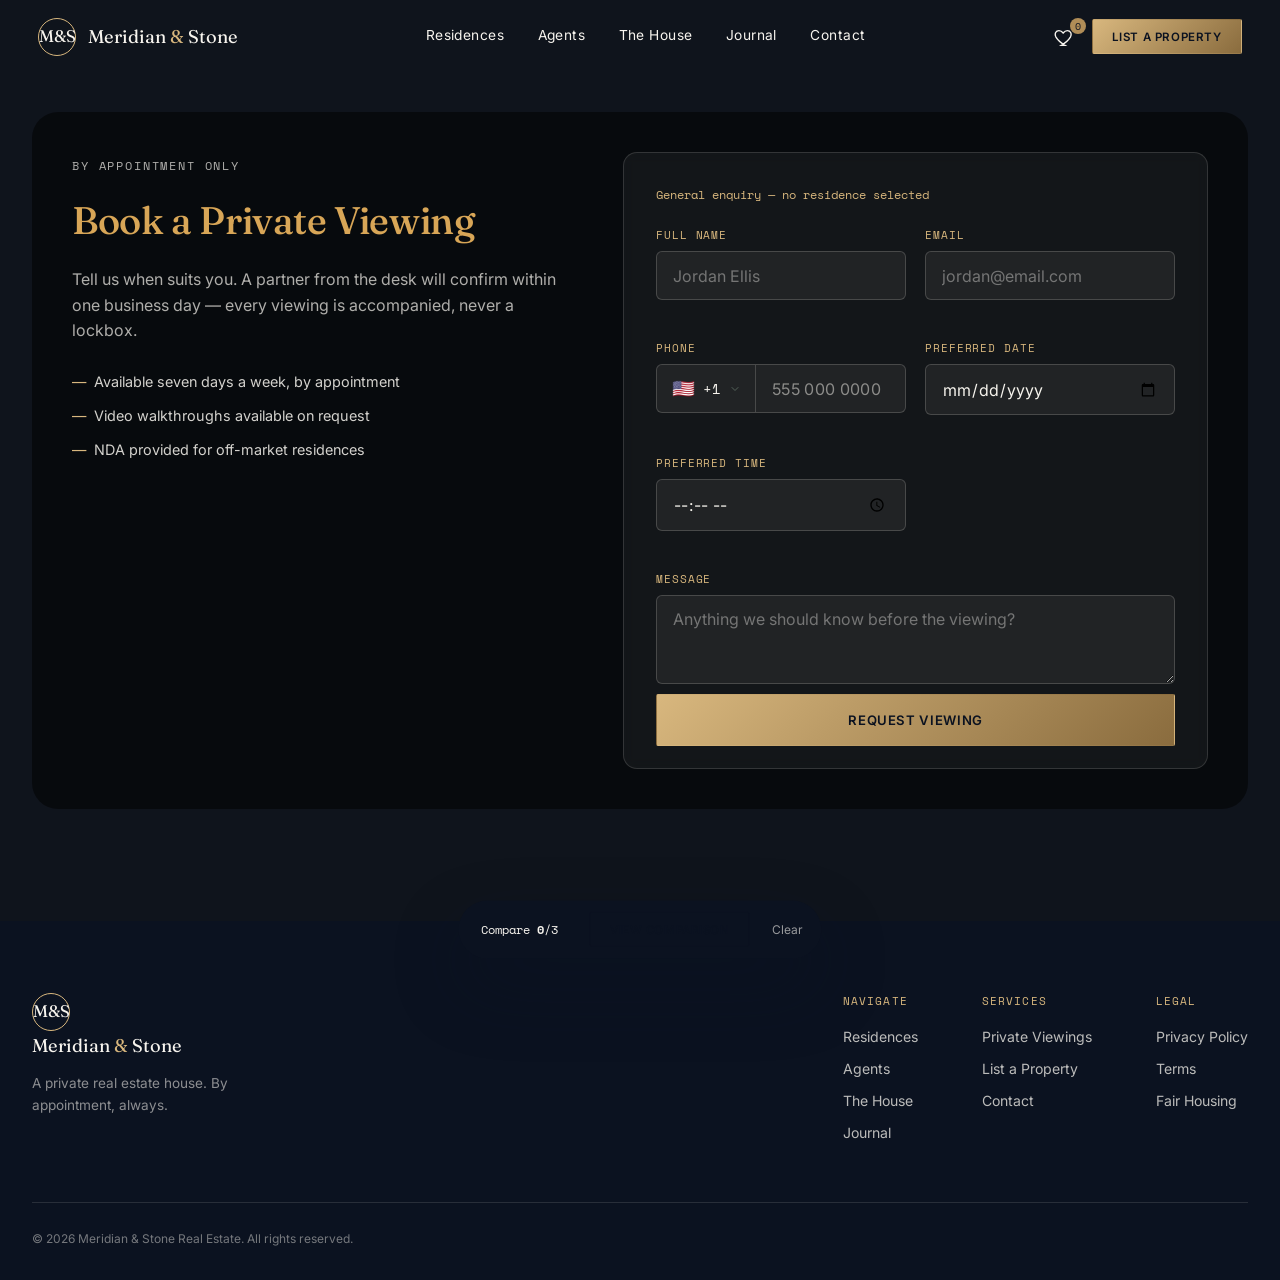
<file: booking.html>
<!doctype html>
<html lang="en">
  <head>
    <meta charset="UTF-8" />
    <meta name="viewport" content="width=device-width, initial-scale=1.0" />
    <title>Book a Viewing — Meridian &amp; Stone</title>
    <meta
      name="description"
      content="Schedule a private viewing of our luxury residences."
    />

    <link rel="preconnect" href="https://fonts.googleapis.com" />
    <link rel="preconnect" href="https://fonts.gstatic.com" crossorigin />
    <link
      href="https://fonts.googleapis.com/css2?family=Fraunces:ital,opsz,wght@0,9..144,300;0,9..144,400;0,9..144,500;0,9..144,600;1,9..144,400&family=Inter:wght@300;400;500;600;700&family=Space+Mono:wght@400;700&display=swap"
      rel="stylesheet"
    />

    <link rel="stylesheet" href="styles.css" />
  </head>
  <body>
    <a href="#main" class="skip-link">Skip to content</a>

    <!-- ============ LOADING SCREEN ============ -->
    <div class="loader" id="loader" aria-hidden="true">
      <div class="loader__mark">
        <span class="loader__ring"></span>
        <span class="loader__glyph">M&amp;S</span>
      </div>
      <p class="loader__text">Meridian &amp; Stone</p>
    </div>

    <!-- ============ TOAST CONTAINER ============ -->
    <div class="toast-stack" id="toastStack" aria-live="polite"></div>

    <!-- ============ COMPARE DOCK ============ -->
    <div class="compare-dock" id="compareDock">
      <div class="compare-dock__inner">
        <span class="compare-dock__label"
          >Compare <strong id="compareCount">0</strong>/3</span
        >
        <div class="compare-dock__slots" id="compareSlots"></div>
        <button class="btn btn--ghost btn--sm" id="openCompareBtn">
          View comparison
        </button>
        <button
          class="compare-dock__clear"
          id="clearCompareBtn"
          aria-label="Clear comparison list"
        >
          Clear
        </button>
      </div>
    </div>

    <!-- ============ MOBILE MENU BACKDROP ============ -->
    <div class="nav__backdrop" id="navBackdrop" aria-hidden="true"></div>

    <!-- ============ NAVIGATION ============ -->
    <header class="nav" id="siteNav">
      <div class="nav__inner">
        <a href="index.html" class="nav__brand">
          <span class="nav__mark">M&amp;S</span>
          <span class="nav__brandtext">Meridian <em>&amp;</em> Stone</span>
        </a>

        <nav class="nav__links" id="navLinks">
          <a href="listings.html" class="nav__link">Residences</a>
          <a href="agents.html" class="nav__link">Agents</a>
          <a href="about.html" class="nav__link">The House</a>
          <a href="journal.html" class="nav__link">Journal</a>
          <a href="contact.html" class="nav__link">Contact</a>
        </nav>

        <div class="nav__actions">
          <button
            class="icon-btn"
            id="favToggleBtn"
            title="View saved residences"
            aria-label="Saved residences"
          >
            <svg viewBox="0 0 24 24">
              <path
                d="M12 21s-7.5-4.6-10-9.2C.4 8.4 2 5 5.4 5c2 0 3.4 1 4.6 2.6C11.2 6 12.6 5 14.6 5 18 5 19.6 8.4 18 11.8 15.5 16.4 8 21 8 21z"
                fill="none"
                stroke="currentColor"
                stroke-width="1.5"
              />
            </svg>
            <span class="icon-btn__count" id="favCount">0</span>
          </button>
          <button class="btn btn--brass btn--sm" id="listPropertyBtn">
            List a Property
          </button>
          <button
            class="nav__burger"
            id="navBurger"
            aria-label="Open menu"
            aria-expanded="false"
            aria-controls="navLinks"
          >
            <span></span><span></span><span></span>
          </button>
        </div>
      </div>
    </header>

    <main id="main">
      <!-- ============ BOOKING PAGE ============ -->
      <section class="sectionBooking section--booking" id="booking">
        <div class="booking">
          <div class="booking__copy" data-reveal>
            <p class="eyebrow">By Appointment Only</p>
            <h2>Book a Private Viewing</h2>
            <p>
              Tell us when suits you. A partner from the desk will confirm
              within one business day — every viewing is accompanied, never a
              lockbox.
            </p>
            <ul class="booking__list">
              <li>Available seven days a week, by appointment</li>
              <li>Video walkthroughs available on request</li>
              <li>NDA provided for off-market residences</li>
            </ul>
          </div>

          <form class="booking__form" id="bookingForm" novalidate data-reveal>
            <input type="hidden" id="bookingProperty" name="property" />
            <p class="booking__form-selected" id="bookingSelectedLabel">
              General enquiry — no residence selected
            </p>

            <div class="form-grid">
              <div class="field">
                <label for="bkName">Full name</label>
                <input
                  type="text"
                  id="bkName"
                  required
                  placeholder="Jordan Ellis"
                />
                <span class="field__error" data-error-for="bkName"></span>
              </div>
              <div class="field">
                <label for="bkEmail">Email</label>
                <input
                  type="email"
                  id="bkEmail"
                  required
                  placeholder="jordan@email.com"
                />
                <span class="field__error" data-error-for="bkEmail"></span>
              </div>

              <!-- ===== PHONE: country picker + number ===== -->
              <div class="field">
                <label for="bkPhone">Phone</label>
                <div class="phone-input" id="phoneInput">
                  <button
                    type="button"
                    class="phone-input__country"
                    id="phoneCountryBtn"
                    aria-haspopup="listbox"
                    aria-expanded="false"
                    aria-label="Select country code"
                  >
                    <span class="phone-input__flag" id="phoneFlag">🇺🇸</span>
                    <span class="phone-input__dial" id="phoneDial">+1</span>
                    <svg
                      class="phone-input__caret"
                      viewBox="0 0 24 24"
                      width="12"
                      height="12"
                      aria-hidden="true"
                    >
                      <path
                        d="M6 9l6 6 6-6"
                        fill="none"
                        stroke="currentColor"
                        stroke-width="2"
                        stroke-linecap="round"
                        stroke-linejoin="round"
                      />
                    </svg>
                  </button>
                  <input
                    type="tel"
                    id="bkPhone"
                    inputmode="numeric"
                    autocomplete="off"
                    placeholder="555 000 0000"
                    aria-label="Phone number"
                  />
                  <div
                    class="phone-input__menu"
                    id="phoneMenu"
                    role="listbox"
                    aria-label="Country codes"
                    hidden
                  >
                    <input
                      type="text"
                      class="phone-input__search"
                      id="phoneSearch"
                      placeholder="Search country…"
                      aria-label="Search country"
                      autocomplete="off"
                    />
                    <ul class="phone-input__list" id="phoneList"></ul>
                  </div>
                </div>
                <span class="field__error" data-error-for="bkPhone"></span>
              </div>
              <!-- ===== /PHONE ===== -->

              <div class="field">
                <label for="bkDate">Preferred date</label>
                <input type="date" id="bkDate" required />
                <span class="field__error" data-error-for="bkDate"></span>
              </div>
              <div class="field">
                <label for="bkTime">Preferred time</label>
                <input type="time" id="bkTime" required />
                <span class="field__error" data-error-for="bkTime"></span>
              </div>
              <div class="field field--full">
                <label for="bkMessage">Message</label>
                <textarea
                  id="bkMessage"
                  rows="3"
                  placeholder="Anything we should know before the viewing?"
                ></textarea>
              </div>
            </div>

            <button type="submit" class="btn btn--brass btn--wide">
              Request Viewing
            </button>
          </form>
        </div>
      </section>
    </main>

    <!-- ============ FOOTER ============ -->
    <footer class="footer">
      <div class="footer__inner">
        <div class="footer__brand">
          <span class="nav__mark">M&amp;S</span>
          <span class="nav__brandtext">Meridian <em>&amp;</em> Stone</span>
          <p>A private real estate house. By appointment, always.</p>
        </div>
        <div class="footer__cols">
          <div>
            <h4>Navigate</h4>
            <a href="listings.html">Residences</a>
            <a href="agents.html">Agents</a>
            <a href="about.html">The House</a>
            <a href="journal.html">Journal</a>
          </div>
          <div>
            <h4>Services</h4>
            <a href="booking.html">Private Viewings</a>
            <a href="upload.html">List a Property</a>
            <a href="contact.html">Contact</a>
          </div>
          <div>
            <h4>Legal</h4>
            <a href="#">Privacy Policy</a>
            <a href="#">Terms</a>
            <a href="#">Fair Housing</a>
          </div>
        </div>
      </div>
      <div class="footer__bottom">
        <p>
          &copy; <span id="year"></span> Meridian &amp; Stone Real Estate. All
          rights reserved.
        </p>
      </div>
    </footer>

    <!-- ============ BACK TO TOP ============ -->
    <button class="back-to-top" id="backToTop" aria-label="Back to top">
      <svg viewBox="0 0 24 24">
        <path
          d="M12 19V5M5 12l7-7 7 7"
          fill="none"
          stroke="currentColor"
          stroke-width="2"
          stroke-linecap="round"
          stroke-linejoin="round"
        />
      </svg>
    </button>

    <!-- ============ PROPERTY DETAIL MODAL ============ -->
    <div class="modal" id="propertyModal" aria-hidden="true">
      <div class="modal__backdrop" data-close-modal></div>
      <div
        class="modal__panel modal__panel--property"
        role="dialog"
        aria-modal="true"
        aria-labelledby="modalTitle"
      >
        <button class="modal__close" data-close-modal aria-label="Close">
          &times;
        </button>
        <div class="modal__body" id="modalBody"></div>
      </div>
    </div>

    <!-- ============ COMPARE MODAL ============ -->
    <div class="modal" id="compareModal" aria-hidden="true">
      <div class="modal__backdrop" data-close-modal></div>
      <div
        class="modal__panel modal__panel--compare"
        role="dialog"
        aria-modal="true"
        aria-labelledby="compareTitle"
      >
        <button class="modal__close" data-close-modal aria-label="Close">
          &times;
        </button>
        <h3 id="compareTitle">Compare Residences</h3>
        <div class="compare-table-wrap">
          <table class="compare-table" id="compareTable"></table>
        </div>
      </div>
    </div>

    <!-- ============ FAVORITES MODAL ============ -->
    <div class="modal" id="favModal" aria-hidden="true">
      <div class="modal__backdrop" data-close-modal></div>
      <div
        class="modal__panel modal__panel--fav"
        role="dialog"
        aria-modal="true"
        aria-labelledby="favTitle"
      >
        <button class="modal__close" data-close-modal aria-label="Close">
          &times;
        </button>
        <h3 id="favTitle">Saved Residences</h3>
        <div class="fav-grid" id="favGrid"></div>
        <p class="fav-empty" id="favEmpty" hidden>
          Nothing saved yet — tap the heart on any residence to keep it here.
        </p>
      </div>
    </div>

    <script src="script.js"></script>
  </body>
</html>
</file>
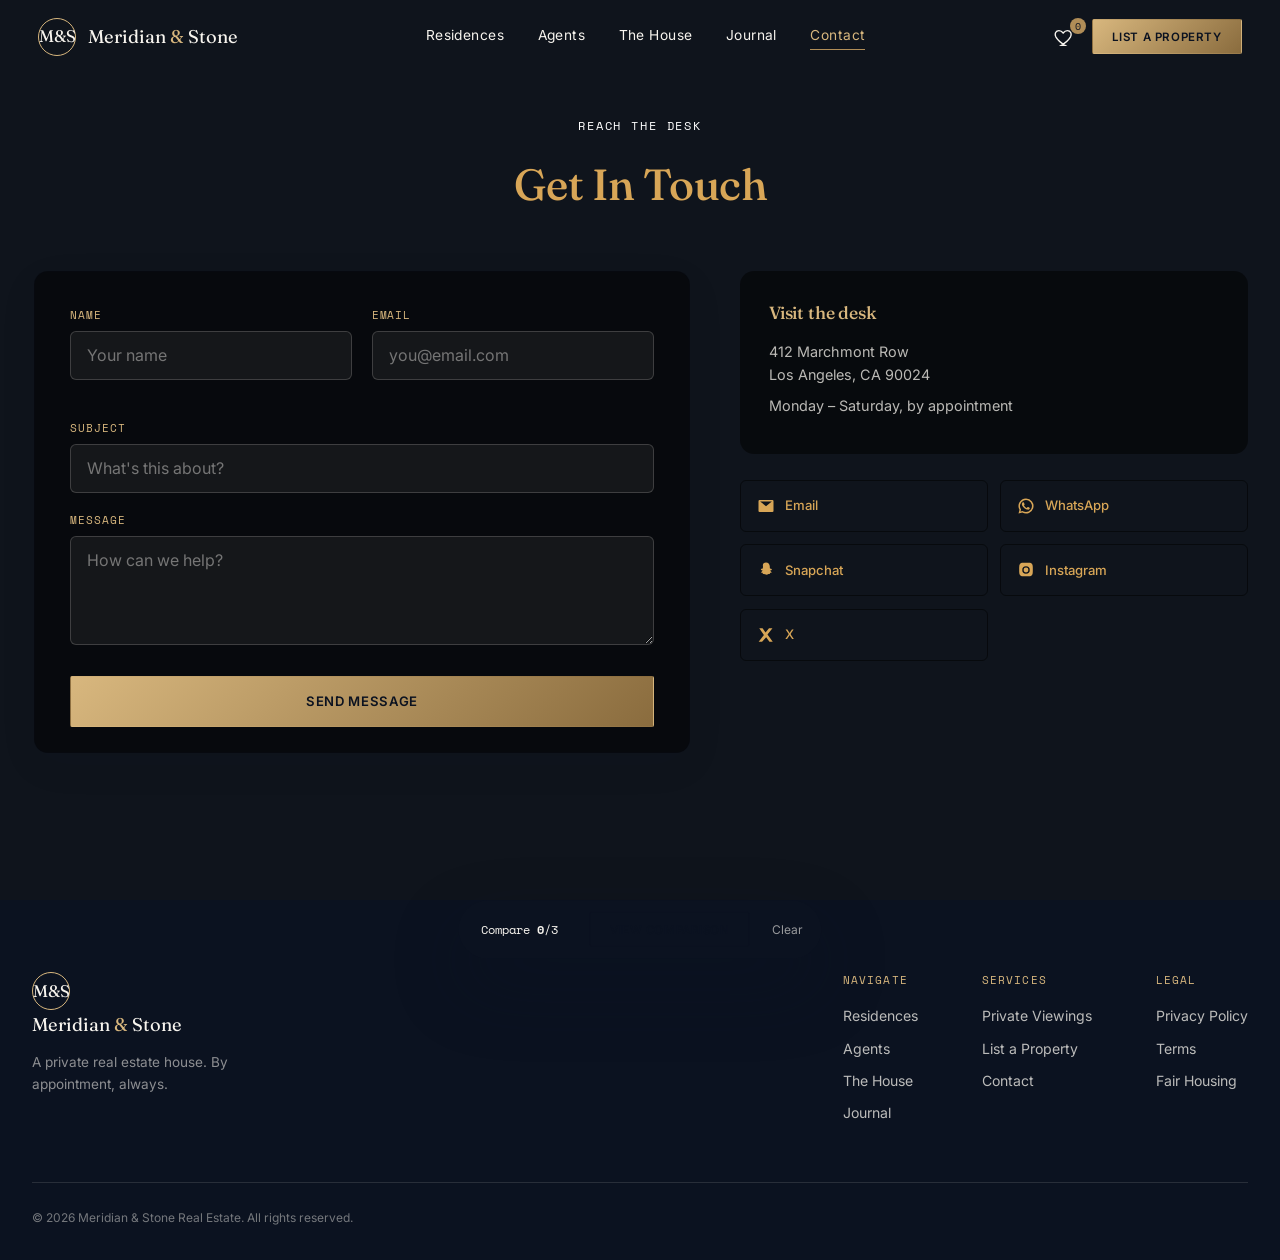
<file: contact.html>
<!doctype html>
<html lang="en">
  <head>
    <meta charset="UTF-8" />
    <meta name="viewport" content="width=device-width, initial-scale=1.0" />
    <title>Contact — Meridian &amp; Stone</title>
    <meta
      name="description"
      content="Get in touch with Meridian & Stone for your luxury real estate needs."
    />

    <link rel="preconnect" href="https://fonts.googleapis.com" />
    <link rel="preconnect" href="https://fonts.gstatic.com" crossorigin />
    <link
      href="https://fonts.googleapis.com/css2?family=Fraunces:ital,opsz,wght@0,9..144,300;0,9..144,400;0,9..144,500;0,9..144,600;1,9..144,400&family=Inter:wght@300;400;500;600;700&family=Space+Mono:wght@400;700&display=swap"
      rel="stylesheet"
    />

    <link rel="stylesheet" href="styles.css" />
  </head>
  <body>
    <a href="#main" class="skip-link">Skip to content</a>

    <!-- ============ LOADING SCREEN ============ -->
    <div class="loader" id="loader" aria-hidden="true">
      <div class="loader__mark">
        <span class="loader__ring"></span>
        <span class="loader__glyph">M&amp;S</span>
      </div>
      <p class="loader__text">Meridian &amp; Stone</p>
    </div>

    <!-- ============ TOAST CONTAINER ============ -->
    <div class="toast-stack" id="toastStack" aria-live="polite"></div>

    <!-- ============ COMPARE DOCK ============ -->
    <div class="compare-dock" id="compareDock">
      <div class="compare-dock__inner">
        <span class="compare-dock__label"
          >Compare <strong id="compareCount">0</strong>/3</span
        >
        <div class="compare-dock__slots" id="compareSlots"></div>
        <button class="btn btn--ghost btn--sm" id="openCompareBtn">
          View comparison
        </button>
        <button
          class="compare-dock__clear"
          id="clearCompareBtn"
          aria-label="Clear comparison list"
        >
          Clear
        </button>
      </div>
    </div>

    <!-- ============ MOBILE MENU BACKDROP ============ -->
    <div class="nav__backdrop" id="navBackdrop" aria-hidden="true"></div>

    <!-- ============ NAVIGATION ============ -->
    <header class="nav" id="siteNav">
      <div class="nav__inner">
        <a href="index.html" class="nav__brand">
          <span class="nav__mark">M&amp;S</span>
          <span class="nav__brandtext">Meridian <em>&amp;</em> Stone</span>
        </a>

        <nav class="nav__links" id="navLinks">
          <a href="listings.html" class="nav__link">Residences</a>
          <a href="agents.html" class="nav__link">Agents</a>
          <a href="about.html" class="nav__link">The House</a>
          <a href="journal.html" class="nav__link">Journal</a>
          <a href="contact.html" class="nav__link">Contact</a>
        </nav>

        <div class="nav__actions">
          <button
            class="icon-btn"
            id="favToggleBtn"
            title="View saved residences"
            aria-label="Saved residences"
          >
            <svg viewBox="0 0 24 24">
              <path
                d="M12 21s-7.5-4.6-10-9.2C.4 8.4 2 5 5.4 5c2 0 3.4 1 4.6 2.6C11.2 6 12.6 5 14.6 5 18 5 19.6 8.4 18 11.8 15.5 16.4 8 21 8 21z"
                fill="none"
                stroke="currentColor"
                stroke-width="1.5"
              />
            </svg>
            <span class="icon-btn__count" id="favCount">0</span>
          </button>
          <button class="btn btn--brass btn--sm" id="listPropertyBtn">
            List a Property
          </button>
          <button
            class="nav__burger"
            id="navBurger"
            aria-label="Open menu"
            aria-expanded="false"
            aria-controls="navLinks"
          >
            <span></span><span></span><span></span>
          </button>
        </div>
      </div>
    </header>

    <main id="main">
      <!-- ============ CONTACT PAGE ============ -->
      <section class="sectionContact section--contact" id="contact">
        <div class="section__head" data-reveal>
          <p class="eyebrow">Reach The Desk</p>
          <h2>Get In Touch</h2>
        </div>

        <div class="contact__grid">
          <form class="contact__form" id="contactForm" novalidate data-reveal>
            <div class="form-grid">
              <div class="field">
                <label for="cName">Name</label>
                <input
                  type="text"
                  id="cName"
                  required
                  placeholder="Your name"
                />
                <span class="field__error" data-error-for="cName"></span>
              </div>
              <div class="field">
                <label for="cEmail">Email</label>
                <input
                  type="email"
                  id="cEmail"
                  required
                  placeholder="you@email.com"
                />
                <span class="field__error" data-error-for="cEmail"></span>
              </div>
              <div class="field field--full">
                <label for="cSubject">Subject</label>
                <input
                  type="text"
                  id="cSubject"
                  placeholder="What's this about?"
                />
              </div>
              <div class="field field--full">
                <label for="cMessage">Message</label>
                <textarea
                  id="cMessage"
                  rows="4"
                  required
                  placeholder="How can we help?"
                ></textarea>
                <span class="field__error" data-error-for="cMessage"></span>
              </div>
            </div>
            <button type="submit" class="btn btn--brass btn--wide">
              Send Message
            </button>
          </form>

          <div class="contact__side" data-reveal>
            <div class="contact__card">
              <h3>Visit the desk</h3>
              <p>412 Marchmont Row<br />Los Angeles, CA 90024</p>
              <p>Monday – Saturday, by appointment</p>
            </div>
            <div class="contact__socials">
              <a
                href="mailto:legendel@icloud.com"
                class="social-btn social-btn--email"
                aria-label="Email us"
              >
                <svg viewBox="0 0 24 24">
                  <path
                    fill="currentColor"
                    d="M2 5.5A1.5 1.5 0 0 1 3.5 4h17A1.5 1.5 0 0 1 22 5.5v13a1.5 1.5 0 0 1-1.5 1.5h-17A1.5 1.5 0 0 1 2 18.5v-13Zm2.2.5 7.8 6.2L19.8 6H4.2Z"
                  />
                </svg>
                <span>Email</span>
              </a>
              <a
                href="https://wa.me/+447960593112"
                target="_blank"
                rel="noopener"
                class="social-btn social-btn--whatsapp"
                aria-label="Message us on WhatsApp"
              >
                <svg viewBox="0 0 24 24">
                  <path
                    fill="currentColor"
                    d="M12 2a10 10 0 0 0-8.6 15.1L2 22l5.1-1.3A10 10 0 1 0 12 2Zm0 18a8 8 0 0 1-4.1-1.1l-.3-.2-3 .8.8-2.9-.2-.3A8 8 0 1 1 12 20Zm4.4-5.9c-.2-.1-1.4-.7-1.7-.8-.2-.1-.4-.1-.6.1-.2.2-.6.8-.8 1-.1.2-.3.2-.5.1-.7-.3-1.4-.7-2-1.3-.5-.5-1-1.1-1.4-1.8-.1-.2 0-.4.1-.5.1-.1.3-.3.4-.5.1-.1.2-.3.2-.4.1-.2 0-.3 0-.5-.1-.1-.6-1.5-.9-2-.2-.5-.4-.4-.6-.4h-.5c-.2 0-.5.1-.7.3-.2.2-.9.9-.9 2.2s.9 2.5 1.1 2.7c.1.2 1.9 2.9 4.6 4 .6.3 1.1.4 1.5.5.6.2 1.2.2 1.6.1.5-.1 1.4-.6 1.6-1.1.2-.5.2-1 .1-1.1-.1-.1-.3-.2-.5-.3Z"
                  />
                </svg>
                <span>WhatsApp</span>
              </a>
              <a
                href="https://snapchat.com/t/qpOWTBbq"
                target="_blank"
                rel="noopener"
                class="social-btn social-btn--snap"
                aria-label="Add us on Snapchat"
              >
                <svg viewBox="0 0 24 24">
                  <path
                    fill="currentColor"
                    d="M12 2c3 0 4.8 2.1 5 4.8.1 1 .1 2.1.2 2.9.1.2.3.3.6.4.4.2 1.6.6 1.9.8.2.1.2.4 0 .6-.3.4-1 .7-1.7.9-.2.1-.3.2-.2.4.2.6.6 1.6 1.6 2 .3.1.3.4 0 .5-.5.2-1.2.3-1.6.4-.2 0-.3.2-.3.4 0 .3-.1.7-.3.9-.3.3-1.2.1-2 .3-.7.2-1.1.9-2.7.9s-2-.7-2.7-.9c-.8-.2-1.7 0-2-.3-.2-.2-.3-.6-.3-.9 0-.2-.1-.4-.3-.4-.4-.1-1.1-.2-1.6-.4-.3-.1-.3-.4 0-.5 1-.4 1.4-1.4 1.6-2 .1-.2 0-.3-.2-.4-.7-.2-1.4-.5-1.7-.9-.2-.2-.2-.5 0-.6.3-.2 1.5-.6 1.9-.8.3-.1.5-.2.6-.4.1-.8.1-1.9.2-2.9C7.2 4.1 9 2 12 2Z"
                  />
                </svg>
                <span>Snapchat</span>
              </a>
              <a
                href="https://www.instagram.com/di_vine_el?knvt=MWwyMmt3ZzI3MmVxbg%3D%3D&utm_source=qr"
                target="_blank"
                rel="noopener"
                class="social-btn social-btn--insta"
                aria-label="Follow us on Instagram"
              >
                <svg viewBox="0 0 24 24">
                  <path
                    fill="currentColor"
                    d="M12 2.2c2.7 0 3 0 4.1.1 1.1 0 1.8.2 2.2.4.6.2 1 .5 1.4.9.4.4.7.8.9 1.4.2.4.3 1.1.4 2.2.1 1.1.1 1.4.1 4.1s0 3-.1 4.1c0 1.1-.2 1.8-.4 2.2-.2.6-.5 1-.9 1.4-.4.4-.8.7-1.4.9-.4.2-1.1.3-2.2.4-1.1.1-1.4.1-4.1.1s-3 0-4.1-.1c-1.1 0-1.8-.2-2.2-.4-.6-.2-1-.5-1.4-.9-.4-.4-.7-.8-.9-1.4-.2-.4-.3-1.1-.4-2.2-.1-1.1-.1-1.4-.1-4.1s0-3 .1-4.1c0-1.1.2-1.8.4-2.2.2-.6.5-1 .9-1.4.4-.4.8-.7 1.4-.9.4-.2 1.1-.3 2.2-.4 1.1-.1 1.4-.1 4.1-.1ZM12 7a5 5 0 1 0 0 10 5 5 0 0 0 0-10Zm0 8.2a3.2 3.2 0 1 1 0-6.4 3.2 3.2 0 0 1 0 6.4Zm5.2-8.4a1.2 1.2 0 1 1-2.4 0 1.2 1.2 0 0 1 2.4 0Z"
                  />
                </svg>
                <span>Instagram</span>
              </a>
              <a
                href="https://x.com/divinedomson?s=11"
                target="_blank"
                rel="noopener"
                class="social-btn social-btn--x"
                aria-label="Follow us on X"
              >
                <svg viewBox="0 0 24 24">
                  <path
                    fill="currentColor"
                    d="M3 3h4.4l4 5.6L16 3h4.6l-6.6 8.4L21 21h-4.4l-4.4-6.1L6.8 21H2.2l7-8.9L3 3Z"
                  />
                </svg>
                <span>X</span>
              </a>
            </div>
          </div>
        </div>
      </section>
    </main>

    <!-- ============ FOOTER ============ -->
    <footer class="footer">
      <div class="footer__inner">
        <div class="footer__brand">
          <span class="nav__mark">M&amp;S</span>
          <span class="nav__brandtext">Meridian <em>&amp;</em> Stone</span>
          <p>A private real estate house. By appointment, always.</p>
        </div>
        <div class="footer__cols">
          <div>
            <h4>Navigate</h4>
            <a href="listings.html">Residences</a>
            <a href="agents.html">Agents</a>
            <a href="about.html">The House</a>
            <a href="journal.html">Journal</a>
          </div>
          <div>
            <h4>Services</h4>
            <a href="booking.html">Private Viewings</a>
            <a href="upload.html">List a Property</a>
            <a href="contact.html">Contact</a>
          </div>
          <div>
            <h4>Legal</h4>
            <a href="#">Privacy Policy</a>
            <a href="#">Terms</a>
            <a href="#">Fair Housing</a>
          </div>
        </div>
      </div>
      <div class="footer__bottom">
        <p>
          &copy; <span id="year"></span> Meridian &amp; Stone Real Estate. All
          rights reserved.
        </p>
      </div>
    </footer>

    <!-- ============ BACK TO TOP ============ -->
    <button class="back-to-top" id="backToTop" aria-label="Back to top">
      <svg viewBox="0 0 24 24">
        <path
          d="M12 19V5M5 12l7-7 7 7"
          fill="none"
          stroke="currentColor"
          stroke-width="2"
          stroke-linecap="round"
          stroke-linejoin="round"
        />
      </svg>
    </button>

    <!-- ============ PROPERTY DETAIL MODAL ============ -->
    <div class="modal" id="propertyModal" aria-hidden="true">
      <div class="modal__backdrop" data-close-modal></div>
      <div
        class="modal__panel modal__panel--property"
        role="dialog"
        aria-modal="true"
        aria-labelledby="modalTitle"
      >
        <button class="modal__close" data-close-modal aria-label="Close">
          &times;
        </button>
        <div class="modal__body" id="modalBody"></div>
      </div>
    </div>

    <!-- ============ COMPARE MODAL ============ -->
    <div class="modal" id="compareModal" aria-hidden="true">
      <div class="modal__backdrop" data-close-modal></div>
      <div
        class="modal__panel modal__panel--compare"
        role="dialog"
        aria-modal="true"
        aria-labelledby="compareTitle"
      >
        <button class="modal__close" data-close-modal aria-label="Close">
          &times;
        </button>
        <h3 id="compareTitle">Compare Residences</h3>
        <div class="compare-table-wrap">
          <table class="compare-table" id="compareTable"></table>
        </div>
      </div>
    </div>

    <!-- ============ FAVORITES MODAL ============ -->
    <div class="modal" id="favModal" aria-hidden="true">
      <div class="modal__backdrop" data-close-modal></div>
      <div
        class="modal__panel modal__panel--fav"
        role="dialog"
        aria-modal="true"
        aria-labelledby="favTitle"
      >
        <button class="modal__close" data-close-modal aria-label="Close">
          &times;
        </button>
        <h3 id="favTitle">Saved Residences</h3>
        <div class="fav-grid" id="favGrid"></div>
        <p class="fav-empty" id="favEmpty" hidden>
          Nothing saved yet — tap the heart on any residence to keep it here.
        </p>
      </div>
    </div>

    <script src="script.js"></script>
  </body>
</html>
</file>
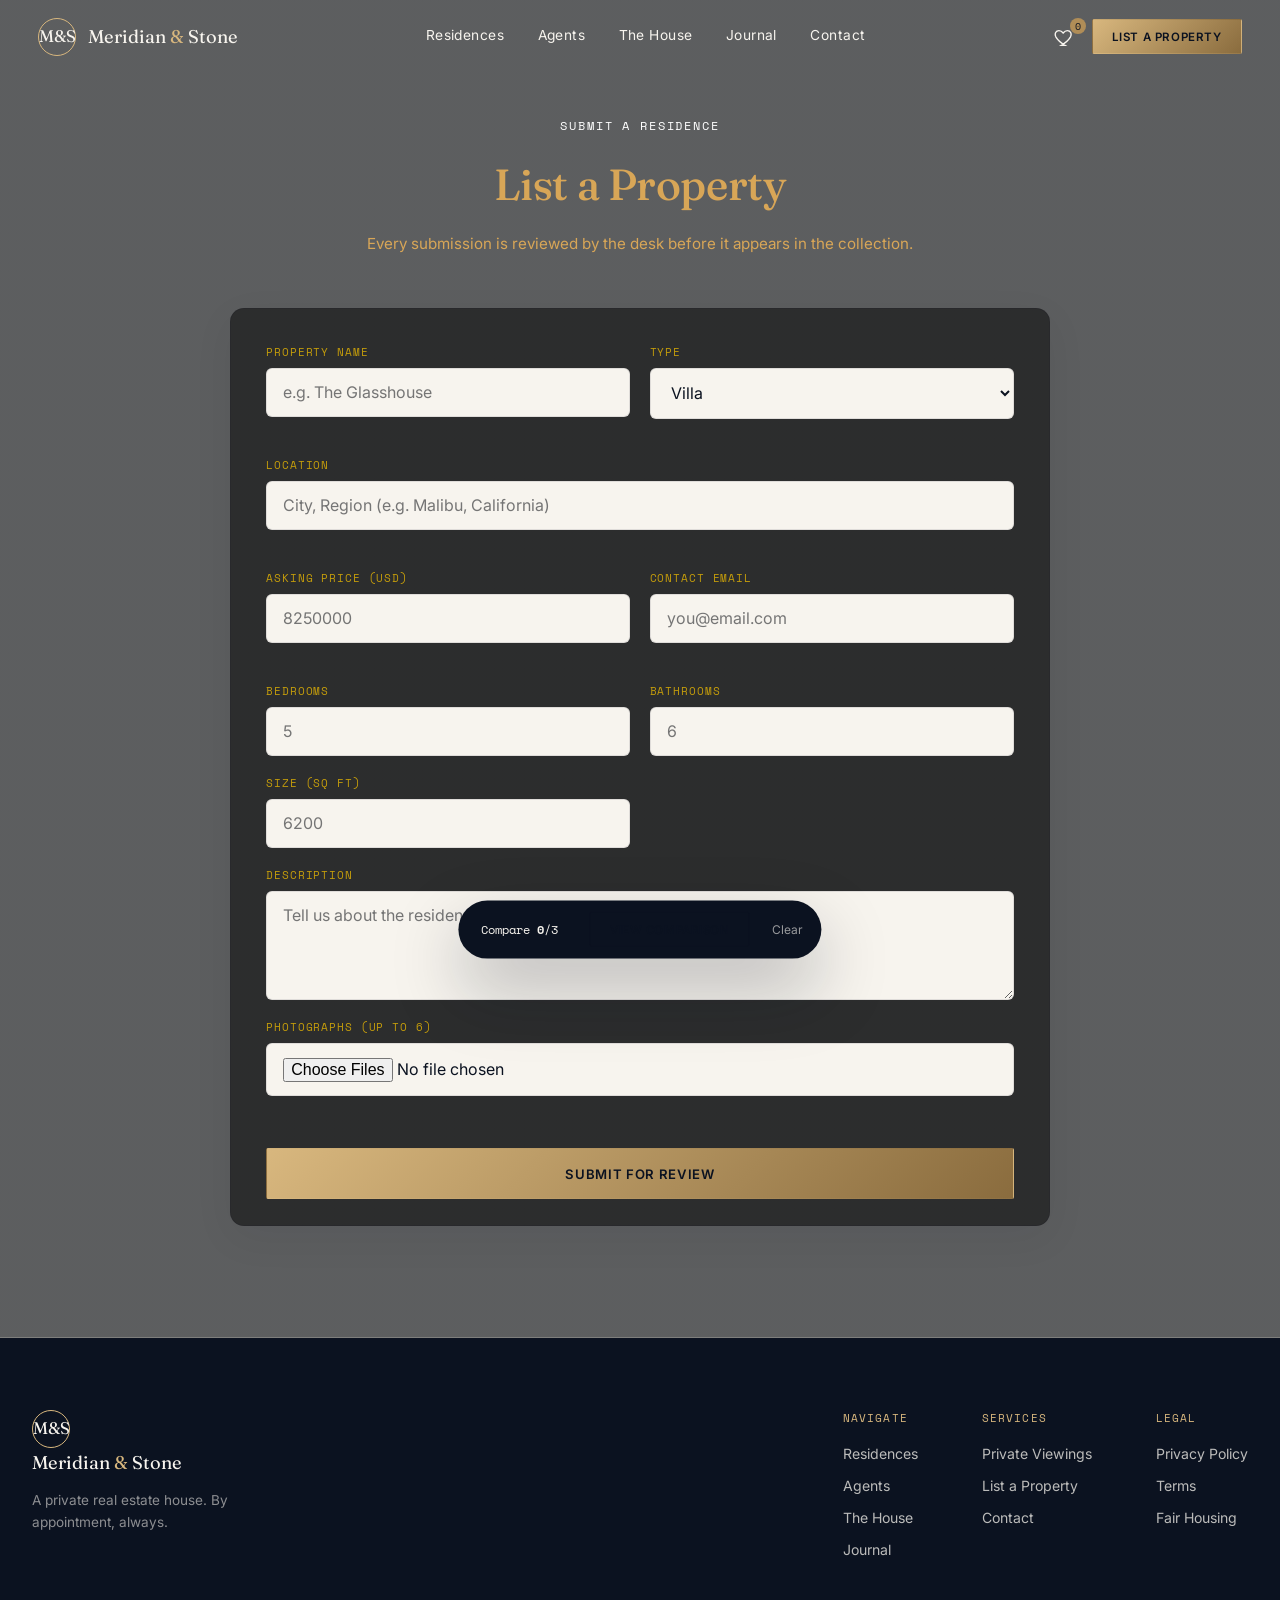
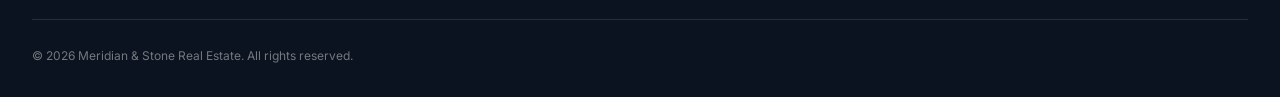
<file: upload.html>
<!doctype html>
<html lang="en">
  <head>
    <meta charset="UTF-8" />
    <meta
      name="viewport"
      content="width=device-width, initial-scale=1, viewport-fit=cover"
    />
    <title>List a Property — Meridian &amp; Stone</title>
    <meta
      name="description"
      content="Submit a residence for consideration by the Meridian & Stone desk."
    />

    <link rel="preconnect" href="https://fonts.googleapis.com" />
    <link rel="preconnect" href="https://fonts.gstatic.com" crossorigin />
    <link
      href="https://fonts.googleapis.com/css2?family=Fraunces:ital,opsz,wght@0,9..144,300;0,9..144,400;0,9..144,500;0,9..144,600;1,9..144,400&family=Inter:wght@300;400;500;600;700&family=Space+Mono:wght@400;700&display=swap"
      rel="stylesheet"
    />

    <link rel="stylesheet" href="styles.css" />
  </head>
  <body>
    <a href="#main" class="skip-link">Skip to content</a>

    <!-- ============ LOADING SCREEN ============ -->
    <div class="loader" id="loader" aria-hidden="true">
      <div class="loader__mark">
        <span class="loader__ring"></span>
        <span class="loader__glyph">M&amp;S</span>
      </div>
      <p class="loader__text">Meridian &amp; Stone</p>
    </div>

    <!-- ============ TOAST CONTAINER ============ -->
    <div class="toast-stack" id="toastStack" aria-live="polite"></div>

    <!-- ============ COMPARE DOCK ============ -->
    <div class="compare-dock" id="compareDock">
      <div class="compare-dock__inner">
        <span class="compare-dock__label"
          >Compare <strong id="compareCount">0</strong>/3</span
        >
        <div class="compare-dock__slots" id="compareSlots"></div>
        <button class="btn btn--ghost btn--sm" id="openCompareBtn">
          View comparison
        </button>
        <button
          class="compare-dock__clear"
          id="clearCompareBtn"
          aria-label="Clear comparison list"
        >
          Clear
        </button>
      </div>
    </div>

    <!-- ============ MOBILE MENU BACKDROP ============ -->
    <div class="nav__backdrop" id="navBackdrop" aria-hidden="true"></div>

    <!-- ============ NAVIGATION ============ -->
    <header class="nav" id="siteNav">
      <div class="nav__inner">
        <a href="index.html" class="nav__brand">
          <span class="nav__mark">M&amp;S</span>
          <span class="nav__brandtext">Meridian <em>&amp;</em> Stone</span>
        </a>

        <nav class="nav__links" id="navLinks">
          <a href="listings.html" class="nav__link">Residences</a>
          <a href="agents.html" class="nav__link">Agents</a>
          <a href="about.html" class="nav__link">The House</a>
          <a href="journal.html" class="nav__link">Journal</a>
          <a href="contact.html" class="nav__link">Contact</a>
        </nav>

        <div class="nav__actions">
          <button
            class="icon-btn"
            id="favToggleBtn"
            title="View saved residences"
            aria-label="Saved residences"
          >
            <svg viewBox="0 0 24 24">
              <path
                d="M12 21s-7.5-4.6-10-9.2C.4 8.4 2 5 5.4 5c2 0 3.4 1 4.6 2.6C11.2 6 12.6 5 14.6 5 18 5 19.6 8.4 18 11.8 15.5 16.4 8 21 8 21z"
                fill="none"
                stroke="currentColor"
                stroke-width="1.5"
              />
            </svg>
            <span class="icon-btn__count" id="favCount">0</span>
          </button>
          <button class="btn btn--brass btn--sm" id="listPropertyBtn">
            List a Property
          </button>
          <button
            class="nav__burger"
            id="navBurger"
            aria-label="Open menu"
            aria-expanded="false"
            aria-controls="navLinks"
          >
            <span></span><span></span><span></span>
          </button>
        </div>
      </div>
    </header>

    <main id="main">
      <!-- ============ UPLOAD PAGE ============ -->
      <section class="section section--stone section--upload" id="upload">
        <div class="section__head" data-reveal>
          <p class="eyebrow">Submit a Residence</p>
          <h2>List a Property</h2>
          <p class="section__lede">
            Every submission is reviewed by the desk before it appears in the
            collection.
          </p>
        </div>

        <form class="upload-form" id="uploadForm" novalidate data-reveal>
          <div class="form-grid">
            <div class="field">
              <label for="upTitle">Property name</label>
              <input
                type="text"
                id="upTitle"
                required
                placeholder="e.g. The Glasshouse"
              />
              <span class="field__error" data-error-for="upTitle"></span>
            </div>
            <div class="field">
              <label for="upType">Type</label>
              <select id="upType">
                <option value="villa">Villa</option>
                <option value="penthouse">Penthouse</option>
                <option value="estate">Estate</option>
                <option value="cabin">Retreat / Cabin</option>
                <option value="apartment">Residence</option>
              </select>
            </div>
            <div class="field field--full">
              <label for="upLocation">Location</label>
              <input
                type="text"
                id="upLocation"
                required
                placeholder="City, Region (e.g. Malibu, California)"
              />
              <span class="field__error" data-error-for="upLocation"></span>
            </div>
            <div class="field">
              <label for="upPrice">Asking price (USD)</label>
              <input
                type="number"
                id="upPrice"
                required
                min="1"
                step="1000"
                placeholder="8250000"
              />
              <span class="field__error" data-error-for="upPrice"></span>
            </div>
            <div class="field">
              <label for="upContact">Contact email</label>
              <input
                type="email"
                id="upContact"
                required
                placeholder="you@email.com"
              />
              <span class="field__error" data-error-for="upContact"></span>
            </div>
            <div class="field">
              <label for="upBeds">Bedrooms</label>
              <input type="number" id="upBeds" min="0" placeholder="5" />
            </div>
            <div class="field">
              <label for="upBaths">Bathrooms</label>
              <input type="number" id="upBaths" min="0" placeholder="6" />
            </div>
            <div class="field">
              <label for="upSize">Size (sq ft)</label>
              <input type="number" id="upSize" min="0" placeholder="6200" />
            </div>
            <div class="field field--full">
              <label for="upDesc">Description</label>
              <textarea
                id="upDesc"
                rows="4"
                placeholder="Tell us about the residence…"
              ></textarea>
            </div>
            <div class="field field--full">
              <label for="upImages">Photographs (up to 6)</label>
              <input type="file" id="upImages" accept="image/*" multiple />
              <div class="upload-preview" id="uploadPreview"></div>
            </div>
          </div>

          <button type="submit" class="btn btn--brass btn--wide btn--submit">
            Submit for Review
          </button>
        </form>
      </section>
    </main>

    <!-- ============ FOOTER ============ -->
    <footer class="footer">
      <div class="footer__inner">
        <div class="footer__brand">
          <span class="nav__mark">M&amp;S</span>
          <span class="nav__brandtext">Meridian <em>&amp;</em> Stone</span>
          <p>A private real estate house. By appointment, always.</p>
        </div>
        <div class="footer__cols">
          <div>
            <h4>Navigate</h4>
            <a href="listings.html">Residences</a>
            <a href="agents.html">Agents</a>
            <a href="about.html">The House</a>
            <a href="journal.html">Journal</a>
          </div>
          <div>
            <h4>Services</h4>
            <a href="booking.html">Private Viewings</a>
            <a href="upload.html">List a Property</a>
            <a href="contact.html">Contact</a>
          </div>
          <div>
            <h4>Legal</h4>
            <a href="#">Privacy Policy</a>
            <a href="#">Terms</a>
            <a href="#">Fair Housing</a>
          </div>
        </div>
      </div>
      <div class="footer__bottom">
        <p>
          &copy; <span id="year"></span> Meridian &amp; Stone Real Estate. All
          rights reserved.
        </p>
      </div>
    </footer>

    <!-- ============ BACK TO TOP ============ -->
    <button class="back-to-top" id="backToTop" aria-label="Back to top">
      <svg viewBox="0 0 24 24">
        <path
          d="M12 19V5M5 12l7-7 7 7"
          fill="none"
          stroke="currentColor"
          stroke-width="2"
          stroke-linecap="round"
          stroke-linejoin="round"
        />
      </svg>
    </button>

    <!-- ============ PROPERTY DETAIL MODAL ============ -->
    <div class="modal" id="propertyModal" aria-hidden="true">
      <div class="modal__backdrop" data-close-modal></div>
      <div
        class="modal__panel modal__panel--property"
        role="dialog"
        aria-modal="true"
        aria-labelledby="modalTitle"
      >
        <button class="modal__close" data-close-modal aria-label="Close">
          &times;
        </button>
        <div class="modal__body" id="modalBody"></div>
      </div>
    </div>

    <!-- ============ COMPARE MODAL ============ -->
    <div class="modal" id="compareModal" aria-hidden="true">
      <div class="modal__backdrop" data-close-modal></div>
      <div
        class="modal__panel modal__panel--compare"
        role="dialog"
        aria-modal="true"
        aria-labelledby="compareTitle"
      >
        <button class="modal__close" data-close-modal aria-label="Close">
          &times;
        </button>
        <h3 id="compareTitle">Compare Residences</h3>
        <div class="compare-table-wrap">
          <table class="compare-table" id="compareTable"></table>
        </div>
      </div>
    </div>

    <!-- ============ FAVORITES MODAL ============ -->
    <div class="modal" id="favModal" aria-hidden="true">
      <div class="modal__backdrop" data-close-modal></div>
      <div
        class="modal__panel modal__panel--fav"
        role="dialog"
        aria-modal="true"
        aria-labelledby="favTitle"
      >
        <button class="modal__close" data-close-modal aria-label="Close">
          &times;
        </button>
        <h3 id="favTitle">Saved Residences</h3>
        <div class="fav-grid" id="favGrid"></div>
        <p class="fav-empty" id="favEmpty" hidden>
          Nothing saved yet — tap the heart on any residence to keep it here.
        </p>
      </div>
    </div>

    <script src="script.js"></script>
  </body>
</html>
</file>
<file: styles.css>
/* =========================================================
   MERIDIAN & STONE — LUXURY REAL ESTATE
   Design tokens: ink navy + brushed brass + warm ivory
   Type: Fraunces (display) / Inter (body) / Space Mono (data)
   ========================================================= */

:root {
  /* ---- Color tokens ---- */
  --ink: #0b1220;
  --ink-2: #121b2e;
  --ivory: #f7f4ee;
  --ivory-dim: #ede8dd;
  --stone: #e7e2d6;
  --charcoal: #23262b;
  --brass: #b08d57;
  --brass-light: #d8b77e;
  --brass-dark: #8a6c3e;
  --amber-glow: #d8a657;
  --sage: #55635b;
  --line: rgba(11, 18, 32, 0.1);
  --line-light: rgba(247, 244, 238, 0.18);
  --focus: #1e6fbf;

  /* ---- Type ---- */
  --font-display: "Fraunces", serif;
  --font-body: "Inter", sans-serif;
  --font-mono: "Space Mono", monospace;

  /* ---- Elevation / glass ---- */
  --glass-bg: rgba(247, 244, 238, 0.08);
  --glass-border: rgba(247, 244, 238, 0.22);
  --shadow-soft: 0 20px 60px rgba(11, 18, 32, 0.16);
  --shadow-lift: 0 30px 70px rgba(11, 18, 32, 0.28);

  /* ---- Motion ---- */
  --ease: cubic-bezier(0.16, 0.84, 0.32, 1);
  --dur-fast: 0.25s;
  --dur-med: 0.55s;
  --dur-slow: 0.9s;

  --radius-sm: 6px;
  --radius-md: 14px;
  --radius-lg: 26px;
}

/* =========================================================
   RESET
   ========================================================= */
*,
*::before,
*::after {
  box-sizing: border-box;
}
html {
  scroll-behavior: smooth;
}
body {
  margin: 0;
  font-family: var(--font-body);
  color: #d8a657;
  background: var(--ivory);
  line-height: 1.6;
  -webkit-font-smoothing: antialiased;
  overflow-x: hidden;
  min-height: 100vh;
  display: flex;
  flex-direction: column;
}
img {
  max-width: 100%;
  display: block;
}
a {
  color: inherit;
  text-decoration: none;
}
button {
  font-family: inherit;
  cursor: pointer;
}
input,
select,
textarea {
  font-family: inherit;
  font-size: 1rem;
}
ul {
  margin: 0;
  padding: 0;
  list-style: none;
}
h1,
h2,
h3,
h4,
h5 {
  font-family: var(--font-display);
  font-weight: 500;
  margin: 0;
  letter-spacing: -0.01em;
}
p {
  margin: 0;
}

:focus-visible {
  outline: 2px solid var(--focus);
  outline-offset: 3px;
  box-shadow: 0 0 0 4px rgba(255, 255, 255, 0.9);
}
.btn--brass:focus-visible,
.btn--ghost-light:focus-visible,
.social-btn:focus-visible {
  outline-color: #fff;
  box-shadow: 0 0 0 4px var(--focus);
}

.skip-link {
  position: absolute;
  left: 1rem;
  top: -100px;
  background: var(--ink);
  color: var(--ivory);
  padding: 0.8rem 1.2rem;
  border-radius: var(--radius-sm);
  font-size: 0.85rem;
  z-index: 10001;
  transition: top 0.25s var(--ease);
}
.skip-link:focus {
  top: 1rem;
}

main {
  flex: 1 0 auto;
}

@media (prefers-reduced-motion: reduce) {
  * {
    animation-duration: 0.01ms !important;
    animation-iteration-count: 1 !important;
    transition-duration: 0.01ms !important;
    scroll-behavior: auto !important;
  }
}

.eyebrow {
  font-family: var(--font-mono);
  text-transform: uppercase;
  letter-spacing: 0.16em;
  font-size: 0.72rem;
  color: #ffffff;
  margin-bottom: 0.9rem;
  display: inline-block;
}

/* =========================================================
   LOADER
   ========================================================= */
.loader {
  position: fixed;
  inset: 0;
  z-index: 9999;
  background: var(--ink);
  display: flex;
  flex-direction: column;
  align-items: center;
  justify-content: center;
  gap: 1.4rem;
  transition:
    opacity 0.7s var(--ease),
    visibility 0.7s var(--ease);
}
.loader.is-hidden {
  opacity: 0;
  visibility: hidden;
  pointer-events: none;
}
.loader__mark {
  position: relative;
  width: 92px;
  height: 92px;
  display: flex;
  align-items: center;
  justify-content: center;
}
.loader__ring {
  position: absolute;
  inset: 0;
  border-radius: 50%;
  border: 1px solid rgba(216, 183, 126, 0.25);
  border-top-color: var(--brass-light);
  animation: spin 1.1s linear infinite;
}
.loader__glyph {
  font-family: var(--font-display);
  color: var(--ivory);
  font-size: 1.3rem;
  letter-spacing: 0.05em;
}
.loader__text {
  font-family: var(--font-mono);
  color: var(--brass-light);
  letter-spacing: 0.24em;
  font-size: 0.7rem;
  text-transform: uppercase;
}
@keyframes spin {
  to {
    transform: rotate(360deg);
  }
}

/* =========================================================
   REVEAL ON SCROLL
   ========================================================= */
[data-reveal] {
  opacity: 0;
  transform: translateY(28px);
  transition:
    opacity 0.9s var(--ease),
    transform 0.9s var(--ease);
}
[data-reveal].is-visible {
  opacity: 1;
  transform: none;
}

/* =========================================================
   TOASTS
   ========================================================= */
.toast-stack {
  position: fixed;
  top: 1.25rem;
  right: 1.25rem;
  z-index: 10000;
  display: flex;
  flex-direction: column;
  gap: 0.6rem;
  align-items: flex-end;
}
.toast {
  background: var(--ink);
  color: var(--ivory);
  padding: 0.9rem 1.2rem;
  border-radius: var(--radius-sm);
  font-size: 0.88rem;
  box-shadow: var(--shadow-soft);
  display: flex;
  align-items: center;
  gap: 0.6rem;
  border-left: 3px solid var(--brass);
  transform: translateX(120%);
  opacity: 0;
  transition:
    transform 0.5s var(--ease),
    opacity 0.5s var(--ease);
  max-width: 320px;
}
.toast.is-shown {
  transform: translateX(0);
  opacity: 1;
}
.toast--error {
  border-left-color: #c1584a;
}

/* =========================================================
   NAVIGATION
   ========================================================= */
.nav {
  position: fixed;
  top: 0;
  left: 0;
  right: 0;
  z-index: 1000;
  padding: 1.1rem 0;
  transition:
    background 0.4s var(--ease),
    padding 0.4s var(--ease),
    box-shadow 0.4s var(--ease);
}
.nav::before {
  content: "";
  position: absolute;
  inset: 0;
  background: transparent;
  transition:
    background 0.4s var(--ease),
    backdrop-filter 0.4s var(--ease);
  z-index: -1;
}
.nav.is-scrolled {
  padding: 0.65rem 0;
}
.nav.is-scrolled::before {
  background: rgba(247, 244, 238, 0.86);
  -webkit-backdrop-filter: blur(14px) saturate(140%);
  backdrop-filter: blur(14px) saturate(140%);
}
.nav.is-scrolled .nav__brandtext,
.nav.is-scrolled .nav__link {
  color: var(--ink);
}
.nav.is-scrolled .nav__mark {
  color: var(--ink);
}
.nav.is-scrolled .icon-btn,
.nav.is-scrolled .nav__burger span {
  color: var(--ink);
}

.nav__inner {
  max-width: 1360px;
  margin: 0 auto;
  padding: 0 2.4rem;
  display: flex;
  align-items: center;
  justify-content: space-between;
  gap: 2rem;
}
.nav__brand {
  display: flex;
  align-items: center;
  gap: 0.7rem;
  cursor: pointer;
}
.nav__mark {
  font-family: var(--font-display);
  font-size: 1.05rem;
  color: var(--ivory);
  border: 1px solid var(--brass-light);
  border-radius: 50%;
  width: 38px;
  height: 38px;
  display: flex;
  align-items: center;
  justify-content: center;
  transition: color 0.4s;
}
.nav__brandtext {
  font-family: var(--font-display);
  font-size: 1.15rem;
  color: var(--ivory);
  transition: color 0.4s;
}
.nav__brandtext em {
  font-style: normal;
  color: var(--brass-light);
}

.nav__links {
  display: flex;
  gap: 2.1rem;
}
.nav__link {
  font-size: 0.86rem;
  letter-spacing: 0.03em;
  color: var(--ivory);
  position: relative;
  padding-bottom: 4px;
  transition: color 0.3s;
  cursor: pointer;
}
.nav__link::after {
  content: "";
  position: absolute;
  left: 0;
  right: 100%;
  bottom: 0;
  height: 1px;
  background: var(--brass);
  transition: right 0.35s var(--ease);
}
.nav__link:hover::after {
  right: 0;
}

.nav__link.active {
  color: var(--brass-light) !important;
}
.nav__link.active::after {
  right: 0 !important;
  width: 100% !important;
}

.nav.is-scrolled .nav__link.active {
  color: var(--brass-dark) !important;
}
.nav.is-scrolled .nav__link.active::after {
  background: var(--brass-dark) !important;
}

.nav__actions {
  display: flex;
  align-items: center;
  gap: 1rem;
}
.icon-btn {
  position: relative;
  background: none;
  border: none;
  color: var(--ivory);
  width: 22px;
  height: 22px;
  padding: 0;
  transition: color 0.3s;
}
.icon-btn svg {
  width: 100%;
  height: 100%;
}
.icon-btn__count {
  position: absolute;
  top: -8px;
  right: -10px;
  background: var(--brass);
  color: var(--ink);
  font-family: var(--font-mono);
  font-size: 0.6rem;
  width: 16px;
  height: 16px;
  border-radius: 50%;
  display: flex;
  align-items: center;
  justify-content: center;
}
.nav__burger {
  display: none;
  flex-direction: column;
  gap: 5px;
  background: none;
  border: none;
  padding: 6px;
  cursor: pointer;
}
.nav__burger span {
  width: 22px;
  height: 1.5px;
  background: var(--ivory);
  transition: background 0.3s;
}

.nav__backdrop {
  position: fixed;
  inset: 0;
  background: rgba(11, 18, 32, 0.55);
  z-index: 998;
  opacity: 0;
  visibility: hidden;
  transition:
    opacity 0.35s var(--ease),
    visibility 0.35s var(--ease);
}
.nav__backdrop.is-open {
  opacity: 1;
  visibility: visible;
}

/* =========================================================
   BUTTONS
   ========================================================= */
.btn {
  display: inline-flex;
  align-items: center;
  justify-content: center;
  gap: 0.5rem;
  padding: 0.95rem 1.9rem;
  border-radius: 2px;
  border: 1px solid transparent;
  font-size: 0.82rem;
  letter-spacing: 0.05em;
  text-transform: uppercase;
  font-weight: 600;
  cursor: pointer;
  position: relative;
  overflow: hidden;
  transition:
    transform 0.4s var(--ease),
    box-shadow 0.4s var(--ease),
    background 0.4s var(--ease),
    color 0.4s var(--ease),
    border-color 0.4s var(--ease);
}
.btn::before {
  content: "";
  position: absolute;
  inset: 0;
  background: rgba(255, 255, 255, 0.18);
  transform: translateX(-105%);
  transition: transform 0.55s var(--ease);
}
.btn:hover::before {
  transform: translateX(105%);
}
.btn:active {
  transform: scale(0.97);
}

.btn--brass {
  background: linear-gradient(135deg, var(--brass-light), var(--brass-dark));
  color: var(--ink);
}
.btn--brass:hover {
  box-shadow: 0 12px 34px rgba(176, 141, 87, 0.45);
  transform: translateY(-2px);
}

.btn--ghost-light {
  background: transparent;
  color: var(--ivory);
  border-color: rgba(247, 244, 238, 0.5);
}
.btn--ghost-light:hover {
  background: rgba(247, 244, 238, 0.1);
  border-color: var(--ivory);
}

.btn--ghost {
  background: transparent;
  color: var(--ink);
  border-color: var(--line);
}
.btn--ghost:hover {
  background: var(--ink);
  color: var(--ivory);
}

.btn--outline {
  background: transparent;
  color: var(--ink);
  border-color: var(--ink);
}
.btn--outline:hover {
  background: var(--ink);
  color: var(--ivory);
}

.btn--sm {
  padding: 0.6rem 1.2rem;
  font-size: 0.72rem;
}
.btn--wide {
  width: 100%;
  padding: 1.05rem;
  top: 10px;
}
.btn--submit {
  margin-top: 1.4rem;
}

/* =========================================================
   HERO
   ========================================================= */
.hero {
  position: relative;
  min-height: 100vh;
  display: flex;
  align-items: center;
  justify-content: center;
  overflow: hidden;
  color: var(--ivory);
  padding: 8rem 2rem 4rem;
}
.hero__media {
  position: absolute;
  inset: 0;
  z-index: 0;
}
.hero__img {
  width: 100%;
  height: 100%;
  object-fit: cover;
  animation: heroZoom 22s ease-in-out infinite alternate;
}
@keyframes heroZoom {
  from {
    transform: scale(1);
  }
  to {
    transform: scale(1.12);
  }
}
.hero__overlay {
  position: absolute;
  inset: 0;
  background: linear-gradient(
    180deg,
    rgba(11, 18, 32, 0.55) 0%,
    rgba(11, 18, 32, 0.35) 40%,
    rgba(11, 18, 32, 0.85) 100%
  );
}
.hero__grain {
  position: absolute;
  inset: 0;
  z-index: 1;
  pointer-events: none;
  opacity: 0.05;
  background-image: url("data:image/svg+xml,%3Csvg xmlns='http://www.w3.org/2000/svg' width='120' height='120'%3E%3Cfilter id='n'%3E%3CfeTurbulence type='fractalNoise' baseFrequency='0.85' numOctaves='2' stitchTiles='stitch'/%3E%3C/filter%3E%3Crect width='100%25' height='100%25' filter='url(%23n)'/%3E%3C/svg%3E");
}
.hero__content {
  position: relative;
  z-index: 2;
  max-width: 820px;
  text-align: center;
}
.hero__eyebrow {
  color: var(--brass-light);
}
.hero__title {
  font-size: clamp(2.6rem, 6vw, 5rem);
  line-height: 1.05;
  font-weight: 400;
}
.hero__title em {
  font-style: italic;
  color: var(--brass-light);
  font-weight: 300;
}
.hero__sub {
  margin: 1.6rem auto 0;
  max-width: 520px;
  font-size: 1.05rem;
  color: rgba(247, 244, 238, 0.82);
  font-weight: 300;
}
.hero__ctas {
  display: flex;
  gap: 1rem;
  justify-content: center;
  margin-top: 2.6rem;
  flex-wrap: wrap;
}

.hero__scroll {
  position: absolute;
  bottom: 2.2rem;
  left: 50%;
  transform: translateX(-50%);
  z-index: 2;
  color: var(--ivory);
  font-family: var(--font-mono);
  font-size: 0.68rem;
  letter-spacing: 0.2em;
  text-transform: uppercase;
  display: flex;
  flex-direction: column;
  align-items: center;
  gap: 0.6rem;
  opacity: 0.75;
}
.hero__scroll span {
  width: 1px;
  height: 34px;
  background: linear-gradient(var(--brass-light), transparent);
  animation: scrollLine 1.8s ease-in-out infinite;
}
@keyframes scrollLine {
  0% {
    transform: scaleY(0);
    transform-origin: top;
  }
  50% {
    transform: scaleY(1);
    transform-origin: top;
  }
  51% {
    transform-origin: bottom;
  }
  100% {
    transform: scaleY(0);
    transform-origin: bottom;
  }
}

/* --- Search bar (signature glass element) --- */
.searchbar {
  position: relative;
  z-index: 3;
  margin: 3.2rem auto 0;
  display: flex;
  align-items: stretch;
  background: var(--glass-bg);
  border: 1px solid var(--glass-border);
  -webkit-backdrop-filter: blur(18px) saturate(160%);
  backdrop-filter: blur(18px) saturate(160%);
  border-radius: 100px;
  padding: 0.5rem 0.6rem 0.5rem 1.6rem;
  max-width: 920px;
  width: 100%;
  box-shadow: var(--shadow-soft);
}
.searchbar__field {
  display: flex;
  flex-direction: column;
  padding: 0.4rem 1.2rem;
  flex: 1;
  min-width: 0;
}
.searchbar__field label {
  font-family: var(--font-mono);
  font-size: 0.6rem;
  text-transform: uppercase;
  letter-spacing: 0.12em;
  color: var(--brass-light);
  margin-bottom: 2px;
}
.searchbar__field input,
.searchbar__field select {
  background: none;
  border: none;
  color: var(--ivory);
  font-size: 0.88rem;
  padding: 0;
  width: 100%;
}
.searchbar__field input::placeholder {
  color: rgba(247, 244, 238, 0.5);
}
.searchbar__field select {
  appearance: none;
}
.searchbar__field select option {
  color: var(--ink);
}
.searchbar__div {
  width: 1px;
  background: rgba(247, 244, 238, 0.2);
  margin: 0.5rem 0;
}
.searchbar__submit {
  border: none;
  background: linear-gradient(135deg, var(--brass-light), var(--brass-dark));
  color: var(--ink);
  width: 52px;
  height: 52px;
  border-radius: 50%;
  flex-shrink: 0;
  display: flex;
  align-items: center;
  justify-content: center;
  transition: transform 0.3s var(--ease);
}
.searchbar__submit svg {
  width: 19px;
  height: 19px;
}
.searchbar__submit:hover {
  transform: scale(1.08) rotate(8deg);
}

/* =========================================================
   STATS STRIP
   ========================================================= */
.stats {
  background: var(--ink);
  color: var(--ivory);
  padding: 3.6rem 2rem;
}
.stats__inner {
  max-width: 1200px;
  margin: 0 auto;
  display: grid;
  grid-template-columns: repeat(4, 1fr);
  gap: 2rem;
  text-align: center;
}
.stat {
  position: relative;
}
.stat__num {
  font-family: var(--font-display);
  font-size: 2.6rem;
  color: var(--brass-light);
}
.stat__suffix {
  font-family: var(--font-mono);
  font-size: 1.1rem;
  color: var(--brass-light);
  margin-left: 2px;
}
.stat p {
  margin-top: 0.5rem;
  font-size: 0.82rem;
  color: rgba(247, 244, 238, 0.65);
  letter-spacing: 0.02em;
}

/* =========================================================
   SECTION GENERICS
   ========================================================= */
.section {
  padding: 7rem 2rem;
  max-width: 1360px;
  margin: 0 auto;
}
.section--stone {
  background: var(--ivory-dim);
  max-width: none;
}
.section--stone > * {
  max-width: 1360px;
  margin-left: auto;
  margin-right: auto;
}
.section--tight {
  padding-top: 3rem;
  padding-bottom: 3rem;
}
.section__head {
  max-width: 640px;
  margin: 0 auto 3.2rem;
  text-align: center;
}
.section__head h2 {
  font-size: clamp(1.9rem, 3.4vw, 2.8rem);
}
.section__head--row {
  display: flex;
  justify-content: space-between;
  align-items: flex-end;
  text-align: left;
  max-width: none;
}
.section__lede {
  margin-top: 0.8rem;
  color: #d8a657;
  font-size: 0.95rem;
}

.section--stone#agents,
.section--stone#listings,
.section--stone#journal {
  padding: 7rem 2rem;
}
.sectionAbout,
.sectionBooking {
  padding: 7rem 2rem;
  max-width: 1360px;
  margin: 0 auto;
}

/* =========================================================
   FEATURED GRID (magazine asymmetric)
   ========================================================= */
.feature-grid {
  display: grid;
  grid-template-columns: repeat(4, 1fr);
  grid-auto-rows: 220px;
  gap: 1.4rem;
}
.feature-card {
  position: relative;
  border-radius: var(--radius-md);
  overflow: hidden;
  grid-column: span 2;
  grid-row: span 1;
  cursor: pointer;
}
.feature-card:nth-child(1) {
  grid-column: span 2;
  grid-row: span 2;
}
.feature-card:nth-child(4) {
  grid-column: span 2;
  grid-row: span 2;
}
.feature-card img {
  width: 100%;
  height: 100%;
  object-fit: cover;
  transition: transform 0.8s var(--ease);
}
.feature-card::after {
  content: "";
  position: absolute;
  inset: 0;
  background: linear-gradient(
    180deg,
    rgba(11, 18, 32, 0) 40%,
    rgba(11, 18, 32, 0.88) 100%
  );
  transition: opacity 0.4s;
}
.feature-card:hover img {
  transform: scale(1.09);
}
.feature-card__info {
  position: absolute;
  left: 0;
  right: 0;
  bottom: 0;
  padding: 1.4rem;
  z-index: 2;
  color: var(--ivory);
}
.feature-card__tag {
  font-family: var(--font-mono);
  font-size: 0.62rem;
  text-transform: uppercase;
  letter-spacing: 0.1em;
  color: var(--brass-light);
}
.feature-card__title {
  font-size: 1.25rem;
  margin-top: 0.3rem;
}
.feature-card__price {
  font-family: var(--font-mono);
  font-size: 0.85rem;
  margin-top: 0.3rem;
  color: var(--ivory);
  opacity: 0.9;
}

/* =========================================================
   FILTERS
   ========================================================= */
.filters {
  max-width: 1360px;
  margin: 0 auto 3rem;
  padding: 1.6rem;
  background: var(--ivory);
  border-radius: var(--radius-md);
  border: 1px solid var(--line);
  box-shadow: 0 12px 40px rgba(11, 18, 32, 0.06);
}
.filters__row {
  display: flex;
  gap: 0.9rem;
  flex-wrap: wrap;
}
.filters__row + .filters__row {
  margin-top: 1rem;
  align-items: center;
}
.filters__input,
.filters__select {
  padding: 0.85rem 1.1rem;
  border: 1px solid var(--line);
  border-radius: var(--radius-sm);
  background: var(--ivory-dim);
  flex: 1;
  min-width: 160px;
  font-size: 0.88rem;
}
.filters__input {
  flex: 2;
  min-width: 220px;
}
.filters__rangelabel {
  font-size: 0.82rem;
  color: var(--sage);
  font-family: var(--font-mono);
  white-space: nowrap;
}
.filters__row--range {
  gap: 1.2rem;
}
.filters__row--range input[type="range"] {
  flex: 1;
  accent-color: var(--brass);
}
.filters__reset {
  background: none;
  border: 1px solid var(--line);
  padding: 0.6rem 1.1rem;
  border-radius: var(--radius-sm);
  font-size: 0.78rem;
  color: var(--ink);
  transition: all 0.3s;
}
.filters__reset:hover {
  background: var(--ink);
  color: var(--ivory);
  border-color: var(--ink);
}
.filters__count {
  margin-top: 0.9rem;
  font-size: 0.8rem;
  color: var(--sage);
  font-family: var(--font-mono);
}

/* =========================================================
   LISTING / PROPERTY CARDS
   ========================================================= */
.listing-grid {
  display: grid;
  grid-template-columns: repeat(3, 1fr);
  gap: 2rem;
}
.rail {
  display: flex;
  gap: 1.6rem;
  overflow-x: auto;
  padding-bottom: 1rem;
  scroll-snap-type: x proximity;
}
.rail .property-card {
  min-width: 300px;
  scroll-snap-align: start;
}

.property-card {
  background: var(--ivory);
  border-radius: var(--radius-md);
  overflow: hidden;
  position: relative;
  box-shadow: 0 10px 30px rgba(11, 18, 32, 0.06);
  transition:
    transform 0.55s var(--ease),
    box-shadow 0.55s var(--ease);
  border: 1px solid var(--line);
  opacity: 0;
  transform: translateY(30px);
  animation: cardIn 0.7s var(--ease) forwards;
}
@keyframes cardIn {
  to {
    opacity: 1;
    transform: none;
  }
}
.property-card:hover {
  transform: translateY(-10px);
  box-shadow:
    var(--shadow-lift),
    0 0 0 1px rgba(176, 141, 87, 0.25),
    0 0 40px rgba(216, 166, 87, 0.25);
}
.property-card__media {
  position: relative;
  height: 230px;
  overflow: hidden;
}
.property-card__media img {
  width: 100%;
  height: 100%;
  object-fit: cover;
  transition: transform 0.8s var(--ease);
}
.property-card:hover .property-card__media img {
  transform: scale(1.12);
}
.property-card__badge {
  position: absolute;
  top: 0.9rem;
  left: 0.9rem;
  background: var(--ink);
  color: var(--ivory);
  font-family: var(--font-mono);
  font-size: 0.62rem;
  text-transform: uppercase;
  letter-spacing: 0.08em;
  padding: 0.4rem 0.7rem;
  border-radius: 2px;
}
.property-card__price-tag {
  position: absolute;
  top: 0;
  right: 0;
  background: linear-gradient(135deg, var(--brass-light), var(--brass-dark));
  color: var(--ink);
  font-family: var(--font-mono);
  font-size: 0.78rem;
  font-weight: 700;
  padding: 0.55rem 1rem 0.55rem 1.3rem;
  clip-path: polygon(14px 0, 100% 0, 100% 100%, 0 100%);
}
.property-card__fav {
  position: absolute;
  bottom: 0.9rem;
  right: 0.9rem;
  width: 38px;
  height: 38px;
  border-radius: 50%;
  background: rgba(247, 244, 238, 0.85);
  -webkit-backdrop-filter: blur(6px);
  backdrop-filter: blur(6px);
  border: none;
  display: flex;
  align-items: center;
  justify-content: center;
  color: var(--ink);
  transition:
    transform 0.3s var(--ease),
    background 0.3s;
}
.property-card__fav svg {
  width: 18px;
  height: 18px;
  transition:
    fill 0.3s,
    stroke 0.3s;
}
.property-card__fav svg path {
  fill: none;
  stroke: currentColor;
}
.property-card__fav:hover {
  transform: scale(1.12);
}
.property-card__fav.is-active {
  color: #e63946;
}
.property-card__fav.is-active svg path {
  fill: #e63946;
  stroke: #e63946;
}

.property-card__body {
  padding: 1.5rem;
}
.property-card__loc {
  font-family: var(--font-mono);
  font-size: 0.7rem;
  text-transform: uppercase;
  letter-spacing: 0.08em;
  color: var(--brass-dark);
}
.property-card__title {
  font-size: 1.28rem;
  margin-top: 0.4rem;
}
.property-card__specs {
  display: flex;
  gap: 1rem;
  margin-top: 0.9rem;
  padding-top: 0.9rem;
  border-top: 1px solid var(--line);
  font-size: 0.8rem;
  color: var(--sage);
  flex-wrap: wrap;
}
.property-card__specs span {
  display: flex;
  align-items: center;
  gap: 0.35rem;
}
.property-card__footer {
  display: flex;
  align-items: center;
  justify-content: space-between;
  margin-top: 1.2rem;
  gap: 0.6rem;
}
.property-card__price {
  font-family: var(--font-mono);
  font-weight: 700;
  font-size: 1.05rem;
}
.property-card__actions {
  display: flex;
  gap: 0.5rem;
}
.property-card__actions button {
  border: 1px solid var(--line);
  background: none;
  border-radius: var(--radius-sm);
  padding: 0.5rem 0.8rem;
  font-size: 0.72rem;
  text-transform: uppercase;
  letter-spacing: 0.04em;
  transition: all 0.3s var(--ease);
  color: var(--ink);
}
.property-card__actions button:hover {
  background: var(--ink);
  color: var(--ivory);
  border-color: var(--ink);
}
.property-card__actions button.is-active {
  background: var(--brass);
  color: var(--ink);
  border-color: var(--brass);
}

.listing-empty {
  text-align: center;
  padding: 3rem 0;
  color: var(--sage);
}
.listing-more {
  text-align: center;
  margin-top: 3rem;
}

.view-listings {
  top:20px;
  background-color: #b08d57;
  border-radius: 5px;
  border: none;
}

.view-listings:hover {
  box-shadow: 0 12px 34px rgba(176, 141, 87, 0.45);
  transform: translateY(-2px);
}

/* =========================================================
   COMPARE DOCK
   ========================================================= */
.compare-dock {
  position: fixed;
  left: 50%;
  bottom: 1.4rem;
  transform: translate(-50%, 140%);
  z-index: 900;
  transition: transform 0.5s var(--ease);
}
.compare-dock.is-visible {
  transform: translate(-50%, 0);
}
.compare-dock__inner {
  background: var(--ink);
  color: var(--ivory);
  border-radius: 100px;
  padding: 0.7rem 0.8rem 0.7rem 1.4rem;
  display: flex;
  align-items: center;
  gap: 1rem;
  box-shadow: var(--shadow-lift);
}
.compare-dock__label {
  font-family: var(--font-mono);
  font-size: 0.78rem;
  white-space: nowrap;
}
.compare-dock__slots {
  display: flex;
  gap: 0.4rem;
}
.compare-dock__slots span {
  width: 34px;
  height: 34px;
  border-radius: 50%;
  overflow: hidden;
  border: 1px solid var(--brass-light);
}
.compare-dock__slots img {
  width: 100%;
  height: 100%;
  object-fit: cover;
}
.compare-dock__clear {
  background: none;
  border: none;
  color: rgba(247, 244, 238, 0.6);
  font-size: 0.75rem;
}
.compare-dock__clear:hover {
  color: var(--ivory);
}

.back-to-top {
  bottom: 1.6rem;
  right: 1.6rem;
  z-index: 800;
}
.compare-dock.is-visible ~ .back-to-top,
body:has(.compare-dock.is-visible) .back-to-top {
  bottom: 5.6rem;
}

/* =========================================================
   MAP
   ========================================================= */
.map-wrap {
  display: grid;
  grid-template-columns: 2.2fr 1fr;
  gap: 1.6rem;
}
.map-frame {
  width: 100%;
  height: 460px;
  border: 0;
  border-radius: var(--radius-md);
  filter: grayscale(0.15) contrast(1.05);
}
.map-legend {
  background: var(--ink);
  color: var(--ivory);
  border-radius: var(--radius-md);
  padding: 1.6rem;
}
.map-legend__title {
  font-family: var(--font-mono);
  font-size: 0.7rem;
  text-transform: uppercase;
  letter-spacing: 0.1em;
  color: var(--brass-light);
  margin-bottom: 1rem;
}
.map-legend__list {
  display: flex;
  flex-direction: column;
  gap: 0.8rem;
}
.map-legend__item {
  display: flex;
  justify-content: space-between;
  padding-bottom: 0.8rem;
  border-bottom: 1px solid rgba(247, 244, 238, 0.14);
  font-size: 0.85rem;
  cursor: pointer;
  transition: color 0.3s;
}
.map-legend__item:hover {
  color: var(--brass-light);
}
.map-legend__item span {
  font-family: var(--font-mono);
  font-size: 0.75rem;
  color: rgba(247, 244, 238, 0.6);
}

/* =========================================================
   AGENTS
   ========================================================= */
.agents-grid {
  display: grid;
  grid-template-columns: repeat(4, 1fr);
  gap: 1.8rem;
}
.agent-card {
  background: var(--ivory);
  border-radius: var(--radius-md);
  overflow: hidden;
  text-align: center;
  border: 1px solid var(--line);
  transition:
    transform 0.5s var(--ease),
    box-shadow 0.5s var(--ease);
}
.agent-card:hover {
  transform: translateY(-8px);
  box-shadow: var(--shadow-lift);
}
.agent-card__media {
  height: 260px;
  overflow: hidden;
}
.agent-card__media img {
  width: 100%;
  height: 100%;
  object-fit: cover;
  transition: transform 0.7s var(--ease);
}
.agent-card:hover .agent-card__media img {
  transform: scale(1.08);
}
.agent-card__body {
  padding: 1.4rem;
}
.agent-card__name {
  font-size: 1.1rem;
}
.agent-card__role {
  font-family: var(--font-mono);
  font-size: 0.7rem;
  text-transform: uppercase;
  letter-spacing: 0.08em;
  color: var(--brass-dark);
  margin-top: 0.3rem;
}
.agent-card__stat {
  font-size: 0.8rem;
  color: var(--sage);
  margin-top: 0.7rem;
}
.agent-card__contact {
  display: flex;
  justify-content: center;
  gap: 0.6rem;
  margin-top: 1rem;
}
.agent-card__contact a {
  width: 32px;
  height: 32px;
  border-radius: 50%;
  border: 1px solid var(--line);
  display: flex;
  align-items: center;
  justify-content: center;
  transition: all 0.3s;
}
.agent-card__contact a:hover {
  background: var(--brass);
  border-color: var(--brass);
}
.agent-card__contact svg {
  width: 14px;
  height: 14px;
}

/* =========================================================
   ABOUT
   ========================================================= */
.about__story {
  display: grid;
  grid-template-columns: 1fr 1fr;
  gap: 4rem;
  align-items: center;
  margin-bottom: 7rem;
}
.about__story-media {
  border-radius: var(--radius-lg);
  overflow: hidden;
  height: 520px;
}
.about__story-media img {
  width: 100%;
  height: 100%;
  object-fit: cover;
}
.about__story-copy h2 {
  font-size: clamp(1.8rem, 3vw, 2.4rem);
  margin-bottom: 1.3rem;
}
.about__story-copy p {
  color: white;
  margin-bottom: 1rem;
}
.about__signature {
  margin-top: 2rem;
  padding-top: 1.5rem;
  border-top: 1px solid var(--line);
}
.about__signature span {
  display: block;
  font-family: var(--font-mono);
  font-size: 0.7rem;
  text-transform: uppercase;
  color: rgba(242, 190, 1, 0.768);
}
.about__signature strong {
  font-family: var(--font-display);
  font-size: 1.3rem;
  font-weight: 400;
}

.team {
  margin-bottom: 7rem;
}
.team-grid {
  display: grid;
  grid-template-columns: repeat(4, 1fr);
  gap: 1.6rem;
}
.team-card {
  text-align: center;
}
.team-card__media {
  width: 140px;
  height: 140px;
  border-radius: 50%;
  overflow: hidden;
  margin: 0 auto 1rem;
  border: 2px solid var(--brass-light);
}
.team-card__media img {
  width: 100%;
  height: 100%;
  object-fit: cover;
}
.team-card__name {
  font-size: 1.05rem;
}
.team-card__role {
  font-family: var(--font-mono);
  font-size: 0.68rem;
  text-transform: uppercase;
  color: rgba(242, 190, 1, 0.768);
  margin-top: 0.2rem;
}

.testimonials {
  margin-bottom: 7rem;
}
.testimonial-carousel {
  display: flex;
  align-items: center;
  gap: 1.5rem;
  max-width: 760px;
  margin: 0 auto;
}
.testimonial-track {
  position: relative;
  flex: 1;
  min-height: 210px;
}
.testimonial-slide {
  position: absolute;
  inset: 0;
  opacity: 0;
  transform: translateX(30px);
  transition:
    opacity 0.6s var(--ease),
    transform 0.6s var(--ease);
  text-align: center;
  pointer-events: none;
}
.testimonial-slide.is-active {
  opacity: 1;
  transform: none;
  pointer-events: auto;
}
.testimonial-slide p {
  font-family: var(--font-display);
  font-size: 1.3rem;
  font-style: italic;
  color: rgba(255, 255, 255, 0.812);
  line-height: 1.5;
}
.testimonial-slide strong {
  display: block;
  margin-top: 1.2rem;
  font-family: var(--font-body);
  font-weight: 600;
  font-size: 0.9rem;
}
.testimonial-slide em {
  font-style: normal;
  color: rgba(242, 190, 1, 0.768);
  font-size: 0.8rem;
}
.carousel-arrow {
  width: 44px;
  height: 44px;
  border-radius: 50%;
  border: 1px solid var(--line);
  background: var(--ivory);
  flex-shrink: 0;
  transition: all 0.3s;
}
.carousel-arrow:hover {
  background: var(--ink);
  color: var(--ivory);
  border-color: var(--ink);
}
.carousel-dots {
  display: flex;
  justify-content: center;
  gap: 0.5rem;
  margin-top: 1.5rem;
}
.carousel-dots span {
  width: 7px;
  height: 7px;
  border-radius: 50%;
  background: var(--line);
  cursor: pointer;
  transition: background 0.3s;
}
.carousel-dots span.is-active {
  background: var(--brass);
}

.faq-list {
  max-width: 760px;
  margin: 0 auto;
}
.faq-item {
  border-bottom: 1px solid var(--line);
}
.faq-q {
  width: 100%;
  text-align: left;
  background: none;
  border: none;
  padding: 1.4rem 0;
  display: flex;
  justify-content: space-between;
  align-items: center;
  font-size: 1rem;
  font-weight: 500;
  color: rgba(255, 255, 254, 0.8);
}
.faq-q .plus {
  font-size: 1.4rem;
  color: var(--brass);
  transition: transform 0.35s var(--ease);
  font-family: var(--font-mono);
}
.faq-item.is-open .plus {
  transform: rotate(45deg);
}
.faq-a {
  max-height: 0;
  overflow: hidden;
  transition: max-height 0.45s var(--ease);
}
.faq-a p {
  padding-bottom: 1.4rem;
  color: rgba(242, 190, 1, 0.832);
  font-size: 0.92rem;
}

/* =========================================================
   JOURNAL
   ========================================================= */
.journal-grid {
  display: grid;
  grid-template-columns: repeat(3, 1fr);
  gap: 2rem;
}
.journal-card {
  background: var(--ivory);
  border-radius: var(--radius-md);
  overflow: hidden;
  border: 1px solid var(--line);
  transition:
    transform 0.5s var(--ease),
    box-shadow 0.5s var(--ease);
}
.journal-card:hover {
  transform: translateY(-8px);
  box-shadow: var(--shadow-lift);
}
.journal-card__media {
  height: 200px;
  overflow: hidden;
}
.journal-card__media img {
  width: 100%;
  height: 100%;
  object-fit: cover;
  transition: transform 0.7s var(--ease);
}
.journal-card:hover .journal-card__media img {
  transform: scale(1.08);
}
.journal-card__body {
  padding: 1.4rem;
}
.journal-card__meta {
  font-family: var(--font-mono);
  font-size: 0.65rem;
  text-transform: uppercase;
  letter-spacing: 0.08em;
  color: var(--brass-dark);
}
.journal-card__title {
  font-size: 1.15rem;
  margin-top: 0.5rem;
}
.journal-card__excerpt {
  font-size: 0.85rem;
  color: var(--sage);
  margin-top: 0.6rem;
}
.journal-card__link {
  display: inline-block;
  margin-top: 1rem;
  font-size: 0.78rem;
  text-transform: uppercase;
  letter-spacing: 0.05em;
  border-bottom: 1px solid var(--ink);
}

/* =========================================================
   BOOKING
   ========================================================= */
.booking {
  display: grid;
  grid-template-columns: 1fr 1.2fr;
  gap: 4rem;
  background: rgba(0, 0, 0, 0.522);
  color: var(--ivory);
  border-radius: var(--radius-lg);
  max-width: 1360px;
  margin: 0 auto;
  padding: 2.5rem;
}
.booking__copy h2 {
  font-size: clamp(1.8rem, 3vw, 2.4rem);
  color: #d8a657;
  margin-bottom: 1rem;
}
.booking__copy p {
  color: rgba(247, 244, 238, 0.7);
}
.booking__list {
  margin-top: 1.6rem;
  display: flex;
  flex-direction: column;
  gap: 0.7rem;
}
.booking__list li {
  padding-left: 1.4rem;
  position: relative;
  font-size: 0.9rem;
  color: rgba(247, 244, 238, 0.85);
}
.booking__list li::before {
  content: "—";
  position: absolute;
  left: 0;
  color: var(--brass-light);
}

.booking__form {
  background: rgba(247, 244, 238, 0.05);
  border: 1px solid rgba(247, 244, 238, 0.14);
  border-radius: var(--radius-md);
  padding: 2rem;
  -webkit-backdrop-filter: blur(6px);
  backdrop-filter: blur(6px);
}
.booking__form-selected {
  font-family: var(--font-mono);
  font-size: 0.78rem;
  color: var(--brass-light);
  margin-bottom: 1.4rem;
}

/* =========================================================
   FORMS (shared)
   ========================================================= */
.form-grid {
  display: grid;
  grid-template-columns: minmax(0, 1fr) minmax(0, 1fr);
  gap: 1.2rem;
}
.form-grid > .field {
  min-width: 0;
}
.field {
  display: flex;
  flex-direction: column;
  gap: 0.4rem;
  min-width: 0;
}
.field--full {
  grid-column: 1 / -1;
}
.field label {
  font-family: var(--font-mono);
  font-size: 0.68rem;
  text-transform: uppercase;
  letter-spacing: 0.08em;
  color: var(--brass-light);
}
.section .field label,
.contact .field label {
  color: rgba(242, 190, 1, 0.768);
}
.field input,
.field select,
.field textarea {
  width: 100%;
  max-width: 100%;
  min-width: 0;
  background: rgba(247, 244, 238, 0.06);
  border: 1px solid rgba(247, 244, 238, 0.18);
  border-radius: var(--radius-sm);
  padding: 0.85rem 1rem;
  color: var(--ivory);
  resize: vertical;
  transition: border-color 0.3s;
}
.field input:focus,
.field select:focus,
.field textarea:focus {
  border-color: var(--brass-light);
}
.section .field input,
.section .field select,
.section .field textarea,
.contact .field input,
.contact .field textarea,
.upload-form .field input,
.upload-form .field select,
.upload-form .field textarea {
  background: var(--ivory);
  border: 1px solid var(--line);
  color: var(--ink);
}
.section .field input:focus,
.section .field select:focus,
.section .field textarea:focus {
  border-color: var(--brass);
}
.field input[type="file"] {
  max-width: 100%;
  overflow: hidden;
}
.field__error {
  font-size: 0.72rem;
  color: #c1584a;
  min-height: 0.9rem;
  display: block;
}
.field.has-error input,
.field.has-error select,
.field.has-error textarea {
  border-color: #c1584a !important;
}

.upload-form,
.contact__form {
  background: rgba(0, 0, 0, 0.522);
  border: 1px solid var(--line);
  border-radius: var(--radius-md);
  padding: 2.2rem;
  max-width: 820px;
  margin: 0 auto;
  box-shadow: 0 12px 40px rgba(11, 18, 32, 0.06);
}
.upload-preview {
  display: flex;
  gap: 0.7rem;
  flex-wrap: wrap;
  margin-top: 0.8rem;
}
.upload-preview img {
  width: 72px;
  height: 72px;
  object-fit: cover;
  border-radius: var(--radius-sm);
  border: 1px solid var(--line);
}

/* =========================================================
   NEWSLETTER
   ========================================================= */
.newsletter {
  background: linear-gradient(135deg, var(--brass-dark), var(--brass));
  padding: 5rem 2rem;
}
.newsletter__inner {
  max-width: 1100px;
  margin: 0 auto;
  display: flex;
  justify-content: space-between;
  align-items: center;
  gap: 3rem;
  flex-wrap: wrap;
}
.newsletter h2 {
  color: var(--ink);
  font-size: clamp(1.5rem, 2.6vw, 2rem);
  max-width: 480px;
}
.newsletter .eyebrow {
  color: rgba(11, 18, 32, 0.6);
}
.newsletter__form {
  display: flex;
  gap: 0.8rem;
  position: relative;
  flex-wrap: wrap;
  padding-bottom: 1.4rem;
}
.newsletter__form input {
  padding: 0.95rem 1.3rem;
  border-radius: 2px;
  border: 1px solid rgba(11, 18, 32, 0.2);
  min-width: 260px;
  background: rgba(247, 244, 238, 0.9);
}
.newsletter__form .field__error {
  position: absolute;
  bottom: 0;
  left: 0;
}

/* =========================================================
   CONTACT — LAYOUT
   ========================================================= */
.contact__grid {
  display: grid;
  grid-template-columns: 1.3fr 1fr;
  gap: 3rem;
}
.contact__side {
  display: flex;
  flex-direction: column;
  gap: 1.6rem;
}
.contact__card {
  background: rgba(0, 0, 0, 0.522);
  color: var(--ivory);
  padding: 1.8rem;
  border-radius: var(--radius-md);
}
.contact__card h3 {
  color: var(--brass-light);
  margin-bottom: 0.8rem;
  font-size: 1.1rem;
}
.contact__card p {
  font-size: 0.9rem;
  color: rgba(247, 244, 238, 0.75);
  margin-bottom: 0.5rem;
}
.contact__socials {
  display: grid;
  grid-template-columns: 1fr 1fr;
  gap: 0.8rem;
}
.social-btn {
  display: flex;
  align-items: center;
  gap: 0.6rem;
  padding: 0.9rem 1rem;
  border-radius: var(--radius-sm);
  border: 1px solid rgba(0, 0, 0, 0.522);
  font-size: 0.82rem;
  font-weight: 500;
  transition: all 0.35s var(--ease);
}
.social-btn svg {
  width: 18px;
  height: 18px;
}
.social-btn--email:hover {
  background: #3b4b63;
  color: #fff;
  border-color: #3b4b63;
}
.social-btn--whatsapp:hover {
  background: #25d366;
  color: #fff;
  border-color: #25d366;
}
.social-btn--snap:hover {
  background: #fffc00;
  color: #111;
  border-color: #fffc00;
}
.social-btn--insta:hover {
  background: linear-gradient(
    45deg,
    #f09433,
    #e6683c,
    #dc2743,
    #cc2366,
    #bc1888
  );
  color: #fff;
  border-color: transparent;
}
.social-btn--x:hover {
  background: #000;
  color: #fff;
  border-color: #000;
}

/* =========================================================
   FOOTER
   ========================================================= */
.footer {
  background: var(--ink);
  color: var(--ivory);
  padding: 4.5rem 2rem 2rem;
  margin-top: auto;
}
.footer__inner {
  max-width: 1360px;
  margin: 0 auto;
  display: flex;
  justify-content: space-between;
  gap: 3rem;
  flex-wrap: wrap;
  padding-bottom: 3rem;
  border-bottom: 1px solid rgba(247, 244, 238, 0.12);
}
.footer__brand p {
  margin-top: 0.8rem;
  color: rgba(247, 244, 238, 0.55);
  font-size: 0.85rem;
  max-width: 260px;
}
.footer__cols {
  display: flex;
  gap: 4rem;
  flex-wrap: wrap;
}
.footer__cols h4 {
  font-family: var(--font-mono);
  font-size: 0.68rem;
  text-transform: uppercase;
  letter-spacing: 0.1em;
  color: var(--brass-light);
  margin-bottom: 1rem;
}
.footer__cols a {
  display: block;
  margin-bottom: 0.6rem;
  font-size: 0.88rem;
  color: rgba(247, 244, 238, 0.75);
  transition: color 0.3s;
  cursor: pointer;
}
.footer__cols a:hover {
  color: var(--brass-light);
}
.footer__bottom {
  max-width: 1360px;
  margin: 1.6rem auto 0;
  display: flex;
  justify-content: space-between;
  font-size: 0.75rem;
  color: rgba(247, 244, 238, 0.45);
  flex-wrap: wrap;
  gap: 0.5rem;
}

/* =========================================================
   BACK TO TOP
   ========================================================= */
.back-to-top {
  position: fixed;
  right: 1.6rem;
  z-index: 800;
  width: 48px;
  height: 48px;
  border-radius: 50%;
  border: none;
  background: var(--ink);
  color: var(--brass-light);
  display: flex;
  align-items: center;
  justify-content: center;
  opacity: 0;
  visibility: hidden;
  transform: translateY(20px);
  transition:
    all 0.4s var(--ease),
    bottom 0.3s var(--ease);
  box-shadow: var(--shadow-soft);
}
.back-to-top.is-visible {
  opacity: 1;
  visibility: visible;
  transform: none;
}
.back-to-top svg {
  width: 18px;
  height: 18px;
}
.back-to-top:hover {
  background: var(--brass);
  color: var(--ink);
}

/* =========================================================
   MODALS
   ========================================================= */
.modal {
  position: fixed;
  inset: 0;
  z-index: 2000;
  display: flex;
  align-items: center;
  justify-content: center;
  padding: 2rem;
  opacity: 0;
  visibility: hidden;
  transition:
    opacity 0.4s var(--ease),
    visibility 0.4s var(--ease);
}
.modal.is-open {
  opacity: 1;
  visibility: visible;
}
.modal__backdrop {
  position: absolute;
  inset: 0;
  background: rgba(11, 18, 32, 0.7);
  -webkit-backdrop-filter: blur(6px);
  backdrop-filter: blur(6px);
}
.modal__panel {
  position: relative;
  background: var(--ivory);
  border-radius: var(--radius-lg);
  max-width: 1000px;
  width: 100%;
  max-height: 88vh;
  overflow-y: auto;
  padding: 2.4rem;
  transform: translateY(30px) scale(0.98);
  transition: transform 0.45s var(--ease);
  box-shadow: var(--shadow-lift);
}
.modal.is-open .modal__panel {
  transform: none;
}
.modal__close {
  position: absolute;
  top: 1.2rem;
  right: 1.2rem;
  width: 38px;
  height: 38px;
  border-radius: 50%;
  background: var(--ivory-dim);
  border: none;
  font-size: 1.4rem;
  line-height: 1;
  z-index: 5;
  color: var(--ink);
  transition: all 0.3s;
}
.modal__close:hover {
  background: var(--ink);
  color: var(--ivory);
}

/* property modal content */
.pm-gallery {
  position: relative;
  border-radius: var(--radius-md);
  overflow: hidden;
  height: 420px;
  margin-bottom: 1rem;
}
.pm-gallery img {
  width: 100%;
  height: 100%;
  object-fit: cover;
}
.pm-thumbs {
  display: flex;
  gap: 0.6rem;
  margin-bottom: 2rem;
  overflow-x: auto;
}
.pm-thumbs img {
  width: 88px;
  height: 64px;
  object-fit: cover;
  border-radius: 6px;
  cursor: pointer;
  opacity: 0.6;
  transition:
    opacity 0.3s,
    outline 0.3s;
}
.pm-thumbs img.is-active {
  opacity: 1;
  outline: 2px solid var(--brass);
}
.pm-header {
  display: flex;
  justify-content: space-between;
  align-items: flex-start;
  gap: 1rem;
  flex-wrap: wrap;
  margin-bottom: 1rem;
}
.pm-header h2 {
  font-size: 1.7rem;
}
.pm-loc {
  font-family: var(--font-mono);
  font-size: 0.78rem;
  color: var(--brass-dark);
  margin-top: 0.3rem;
  text-transform: uppercase;
  letter-spacing: 0.05em;
}
.pm-price {
  font-family: var(--font-mono);
  font-size: 1.5rem;
  font-weight: 700;
  color: var(--ink);
  white-space: nowrap;
}
.pm-specs {
  display: flex;
  gap: 1.6rem;
  padding: 1.2rem 0;
  border-top: 1px solid var(--line);
  border-bottom: 1px solid var(--line);
  margin-bottom: 1.4rem;
  flex-wrap: wrap;
}
.pm-specs div {
  font-size: 0.85rem;
}
.pm-specs strong {
  display: block;
  font-family: var(--font-display);
  font-size: 1.3rem;
}
.pm-desc {
  color: var(--sage);
  margin-bottom: 1.6rem;
  font-size: 0.95rem;
}
.pm-amenities {
  display: grid;
  grid-template-columns: repeat(2, 1fr);
  gap: 0.6rem 1.5rem;
  margin-bottom: 1.8rem;
}
.pm-amenities li {
  font-size: 0.88rem;
  padding-left: 1.3rem;
  position: relative;
}
.pm-amenities li::before {
  content: "✓";
  position: absolute;
  left: 0;
  color: var(--brass-dark);
  font-weight: 700;
}
.pm-map {
  width: 100%;
  height: 260px;
  border: 0;
  border-radius: var(--radius-md);
  margin-bottom: 1.8rem;
}
.pm-actions {
  display: flex;
  gap: 1rem;
  flex-wrap: wrap;
}
#pmFavBtn.is-active {
  color: #e63946;
  border-color: #e63946;
}

/* compare table */
.compare-table-wrap {
  overflow-x: auto;
}
.compare-table {
  width: 100%;
  border-collapse: collapse;
  margin-top: 1.4rem;
}
.compare-table th,
.compare-table td {
  padding: 0.9rem 1rem;
  border-bottom: 1px solid var(--line);
  text-align: left;
  font-size: 0.88rem;
  white-space: nowrap;
}
.compare-table th {
  font-family: var(--font-mono);
  text-transform: uppercase;
  font-size: 0.68rem;
  letter-spacing: 0.06em;
  color: var(--brass-dark);
}
.compare-table img {
  width: 120px;
  height: 80px;
  object-fit: cover;
  border-radius: 6px;
}

/* favorites modal */
.fav-grid {
  display: grid;
  grid-template-columns: repeat(3, 1fr);
  gap: 1.4rem;
  margin-top: 1.4rem;
}
.fav-empty {
  text-align: center;
  padding: 2rem 0;
  color: var(--sage);
}

/* =========================================================
   PHONE INPUT (country picker + number)
   ========================================================= */
.phone-input {
  position: relative;
  display: flex;
  align-items: stretch;
  background: var(--ivory);
  border: 1px solid var(--line);
  border-radius: var(--radius-sm);
  overflow: visible;
  transition: border-color 0.25s;
  z-index: 1;
}
.phone-input:focus-within {
  border-color: var(--brass);
}
.field.has-error .phone-input {
  border-color: #c1584a !important;
}

.phone-input__country {
  display: flex;
  align-items: center;
  gap: 0.5rem;
  padding: 0 0.9rem;
  background: transparent;
  border: none;
  border-right: 1px solid var(--line);
  font-family: var(--font-body);
  font-size: 0.95rem;
  color: var(--ink);
  cursor: pointer;
  white-space: nowrap;
}
.phone-input__country:hover {
  background: var(--ivory-dim);
}
.phone-input__flag {
  font-size: 1.15rem;
  line-height: 1;
}
.phone-input__dial {
  font-family: var(--font-mono);
  font-size: 0.9rem;
}
.phone-input__caret {
  color: var(--sage);
  flex-shrink: 0;
}

.phone-input > input[type="tel"] {
  flex: 1;
  min-width: 0;
  border: none;
  background: transparent;
  padding: 0.85rem 1rem;
  font-size: 1rem;
  color: var(--ink);
  outline: none;
  letter-spacing: 0.02em;
}

.phone-input__menu {
  position: absolute;
  top: calc(100% + 6px);
  left: 0;
  z-index: 70;
  width: 320px;
  max-width: calc(100vw - 2rem);
  background: var(--ivory);
  border: 1px solid var(--line);
  border-radius: var(--radius-md);
  box-shadow: var(--shadow-lift);
  overflow: hidden;
  display: flex;
  flex-direction: column;
  max-height: 340px;
}
.phone-input__menu[hidden] {
  display: none !important;
}

.phone-input__search {
  border: none;
  border-bottom: 1px solid var(--line);
  padding: 0.8rem 1rem;
  font-size: 0.9rem;
  background: var(--ivory);
  color: var(--ink);
  outline: none;
}
.phone-input__search:focus {
  background: var(--ivory-dim);
}
.phone-input__list {
  list-style: none;
  margin: 0;
  padding: 0.3rem 0;
  overflow-y: auto;
  max-height: 280px;
}
.phone-input__list li {
  display: flex;
  align-items: center;
  gap: 0.7rem;
  padding: 0.55rem 1rem;
  cursor: pointer;
  font-size: 0.9rem;
}
.phone-input__list li:hover,
.phone-input__list li.is-active {
  background: var(--ivory-dim);
}
.phone-input__list .flag {
  font-size: 1.15rem;
}
.phone-input__list .name {
  flex: 1;
  color: var(--ink);
}
.phone-input__list .dial {
  font-family: var(--font-mono);
  font-size: 0.82rem;
  color: var(--sage);
}
.phone-input__list .empty {
  padding: 0.8rem 1rem;
  color: var(--sage);
  font-size: 0.85rem;
  text-align: center;
  cursor: default;
}

.phone-input.is-open {
  z-index: 60;
}
.phone-input.is-open .phone-input__menu {
  pointer-events: auto;
}
.field:has(.phone-input.is-open) {
  position: relative;
  z-index: 61;
}

.booking__form .phone-input {
  background: rgba(247, 244, 238, 0.06);
  border-color: rgba(247, 244, 238, 0.18);
}
.booking__form .phone-input:focus-within {
  border-color: var(--brass-light);
}
.booking__form .phone-input__country {
  color: var(--ivory);
  border-right-color: rgba(247, 244, 238, 0.18);
}
.booking__form .phone-input__country:hover {
  background: rgba(247, 244, 238, 0.08);
}
.booking__form .phone-input > input[type="tel"] {
  color: var(--ivory);
}
.booking__form .phone-input > input[type="tel"]::placeholder {
  color: rgba(247, 244, 238, 0.5);
}
.booking__form .phone-input__menu {
  background: var(--ivory);
}

/* =========================================================
   BACKGROUND BUILDING IMAGES PER PAGE
   ========================================================= */

/* Listings */
.section--listings {
  background-image:
    linear-gradient(rgba(15, 20, 28, 0.55), rgba(15, 20, 28, 0.55)),
    url("https://images.unsplash.com/photo-1600585154340-be6161a56a0c?q=80&w=1920&auto=format&fit=crop");
  background-size: cover;
  background-position: center;
  background-repeat: no-repeat;
}

/* Agents */
.section--agents {
  background-image:
    linear-gradient(rgba(15, 20, 28, 0.55), rgba(15, 20, 28, 0.55)),
    url("https://images.unsplash.com/photo-1512917774080-9991f1c4c750?q=80&w=1920&auto=format&fit=crop");
  background-size: cover;
  background-position: center;
  background-repeat: no-repeat;
}

/* About */
.section--about {
  background-image:
    linear-gradient(rgba(15, 20, 28, 0.6), rgba(15, 20, 28, 0.6)),
    url("https://images.unsplash.com/photo-1613977257363-707ba9348227?q=80&w=1920&auto=format&fit=crop");
  background-size: cover;
  background-position: center;
  background-repeat: no-repeat;
}

/* Journal */
.section--journal {
  background-image:
    linear-gradient(rgba(15, 20, 28, 0.6), rgba(15, 20, 28, 0.6)),
    url("https://images.unsplash.com/photo-1568605114967-8130f3a36994?q=80&w=1920&auto=format&fit=crop");
  background-size: cover;
  background-position: center;
  background-repeat: no-repeat;
}

/* Upload */
.section--upload {
  background-image:
    linear-gradient(rgba(15, 20, 28, 0.65), rgba(15, 20, 28, 0.65)),
    url("https://images.unsplash.com/photo-1449158743715-0a90ebb6d2d8?q=80&w=1920&auto=format&fit=crop");
  background-size: cover;
  background-position: center;
  background-repeat: no-repeat;
}

/* =========================================================
   CONTACT — SEPARATED CLASSES
   ========================================================= */

.sectionContact {
  padding: 7rem 2rem;
  width: 100%;
  position: relative;
}

.section--contact {
  background-color: #0f141c;
  background-image:
    linear-gradient(rgba(15, 20, 28, 0.68), rgba(15, 20, 28, 0.68)),
    url("https://images.unsplash.com/photo-1486406146926-c627a92ad1ab?q=80&w=1920&auto=format&fit=crop");
  background-size: cover;
  background-position: center center;
  background-repeat: no-repeat;
  background-attachment: scroll;
  min-height: 100vh;
}

.section--contact > .section__head,
.section--contact > .contact__grid {
  max-width: 1360px;
  margin-left: auto;
  margin-right: auto;
}

/* =========================================================
   BOOKING — SEPARATED CLASSES
   ========================================================= */

.sectionBooking {
  padding: 7rem 2rem;
  width: 100%;
  position: relative;
}

.section--booking {
  background-color: #0f141c;
  background-image:
    linear-gradient(rgba(15, 20, 28, 0.72), rgba(15, 20, 28, 0.72)),
    url("https://images.unsplash.com/photo-1600596542815-ffad4c1539a9?q=80&w=1920&auto=format&fit=crop");
  background-size: cover;
  background-position: center center;
  background-repeat: no-repeat;
  background-attachment: scroll;
  min-height: 100vh;
}

.section--booking > .booking {
  max-width: 1360px;
  margin-left: auto;
  margin-right: auto;
}

/* =========================================================
   RESPONSIVE
   ========================================================= */

/* ---- Tablet ---- */
@media (max-width: 1100px) {
  .feature-grid {
    grid-template-columns: repeat(2, 1fr);
  }
  .feature-card:nth-child(4) {
    grid-column: span 2;
    grid-row: span 2;
  }
  .listing-grid,
  .journal-grid,
  .agents-grid,
  .team-grid {
    grid-template-columns: repeat(2, 1fr);
  }
  .about__story {
    grid-template-columns: 1fr;
  }
  .about__story-media {
    height: 340px;
  }
  .booking {
    grid-template-columns: 1fr;
    padding: 1.6rem;
  }
  .contact__grid {
    grid-template-columns: 1fr;
  }
  .map-wrap {
    grid-template-columns: 1fr;
  }
}

/* ---- Phone ---- */
@media (max-width: 760px) {
  body {
    padding-left: env(safe-area-inset-left);
    padding-right: env(safe-area-inset-right);
  }

  .section,
  .sectionAbout,
  .sectionBooking,
  .sectionContact,
  .section--stone#agents,
  .section--stone#listings,
  .section--stone#journal {
    padding: 4rem 1.2rem;
  }

  .section__head {
    margin-bottom: 2rem;
  }
  .section__head h2 {
    font-size: 1.8rem;
  }

  .nav__inner {
    padding: 0 1.2rem;
  }
  .nav__links {
    position: fixed;
    top: 0;
    right: 0;
    width: 100vw;
    max-width: 100vw;
    height: 100vh;
    height: 100dvh;
    background: var(--ink);
    flex-direction: column;
    padding: 5rem 1.6rem 2rem;
    gap: 1.4rem;
    transform: translateX(100%);
    transition: transform 0.45s var(--ease);
    z-index: 999;
    overflow-y: auto;
  }
  .nav__links.is-open {
    transform: translateX(0);
  }
  .nav__burger {
    display: flex;
  }
  .nav.is-scrolled .nav__links .nav__link,
  .nav__links .nav__link {
    color: var(--ivory);
    font-size: 1.05rem;
    padding: 0.4rem 0;
  }

  .searchbar {
    flex-wrap: wrap;
    border-radius: var(--radius-md);
    padding: 0.8rem;
  }
  .searchbar__div {
    display: none;
  }
  .searchbar__field {
    width: 100%;
    flex: none;
    padding: 0.6rem;
  }
  .searchbar__submit {
    width: 100%;
    border-radius: var(--radius-sm);
    margin-top: 0.4rem;
    height: 46px;
  }

  .stats__inner {
    grid-template-columns: repeat(2, 1fr);
    gap: 1.2rem;
  }
  .stat__num {
    font-size: 2rem;
  }

  .feature-grid {
    grid-template-columns: 1fr;
    grid-auto-rows: 220px;
  }
  .feature-card,
  .feature-card:nth-child(1),
  .feature-card:nth-child(4) {
    grid-column: span 1;
    grid-row: span 1;
  }
  .listing-grid,
  .journal-grid,
  .agents-grid,
  .team-grid,
  .fav-grid {
    grid-template-columns: 1fr;
  }

  .upload-form,
  .contact__form {
    padding: 1.2rem;
    border-radius: var(--radius-md);
    max-width: 100%;
    margin: 0;
    width: 100%;
  }
  .upload-form .form-grid,
  .contact__form .form-grid,
  .form-grid {
    grid-template-columns: minmax(0, 1fr);
    gap: 1rem;
  }
  .field label {
    font-size: 0.72rem;
  }
  .field input,
  .field select,
  .field textarea {
    font-size: 16px;
    padding: 0.8rem 0.9rem;
  }
  .field__error {
    font-size: 0.7rem;
  }
  .btn--submit {
    width: 100%;
    margin-top: 1rem;
  }

  .upload-preview {
    gap: 0.5rem;
  }
  .upload-preview img {
    width: 64px;
    height: 64px;
  }

  .contact__socials {
    grid-template-columns: 1fr;
  }

  .pm-header {
    flex-direction: column;
  }
  .pm-amenities {
    grid-template-columns: 1fr;
  }
  .pm-gallery {
    height: 220px;
  }
  .pm-thumbs img {
    width: 64px;
    height: 48px;
  }
  .pm-actions {
    flex-direction: column;
  }
  .pm-actions .btn {
    width: 100%;
  }

  .newsletter__inner {
    flex-direction: column;
    align-items: flex-start;
  }
  .newsletter__form {
    width: 100%;
  }
  .newsletter__form input {
    min-width: 0;
    width: 100%;
  }
  .newsletter__form .btn {
    width: 100%;
  }

  .compare-dock__inner {
    flex-wrap: wrap;
    justify-content: center;
    border-radius: var(--radius-md);
    padding: 0.6rem;
  }
  body:has(.compare-dock.is-visible) .back-to-top {
    bottom: 8.5rem;
  }

  .phone-input__menu {
    width: 100%;
    max-width: 100%;
  }

  .modal {
    padding: 0.8rem;
  }
  .modal__panel {
    padding: 1.4rem;
    border-radius: var(--radius-md);
    max-height: 92vh;
  }
  .modal__close {
    top: 0.6rem;
    right: 0.6rem;
    width: 34px;
    height: 34px;
  }

  .back-to-top {
    width: 42px;
    height: 42px;
    right: 1rem;
    bottom: 1rem;
  }

  .section--listings,
  .section--agents,
  .section--about,
  .section--journal,
  .section--contact,
  .section--upload,
  .section--booking {
    background-attachment: scroll;
  }
}

/* ---- Very narrow phones ---- */
@media (max-width: 380px) {
  .nav__brandtext {
    display: none;
  }
  .btn {
    padding: 0.8rem 1.2rem;
    font-size: 0.72rem;
  }
  .btn--sm {
    padding: 0.5rem 0.9rem;
    font-size: 0.66rem;
  }
  .section__head h2 {
    font-size: 1.5rem;
  }
}
</file>
